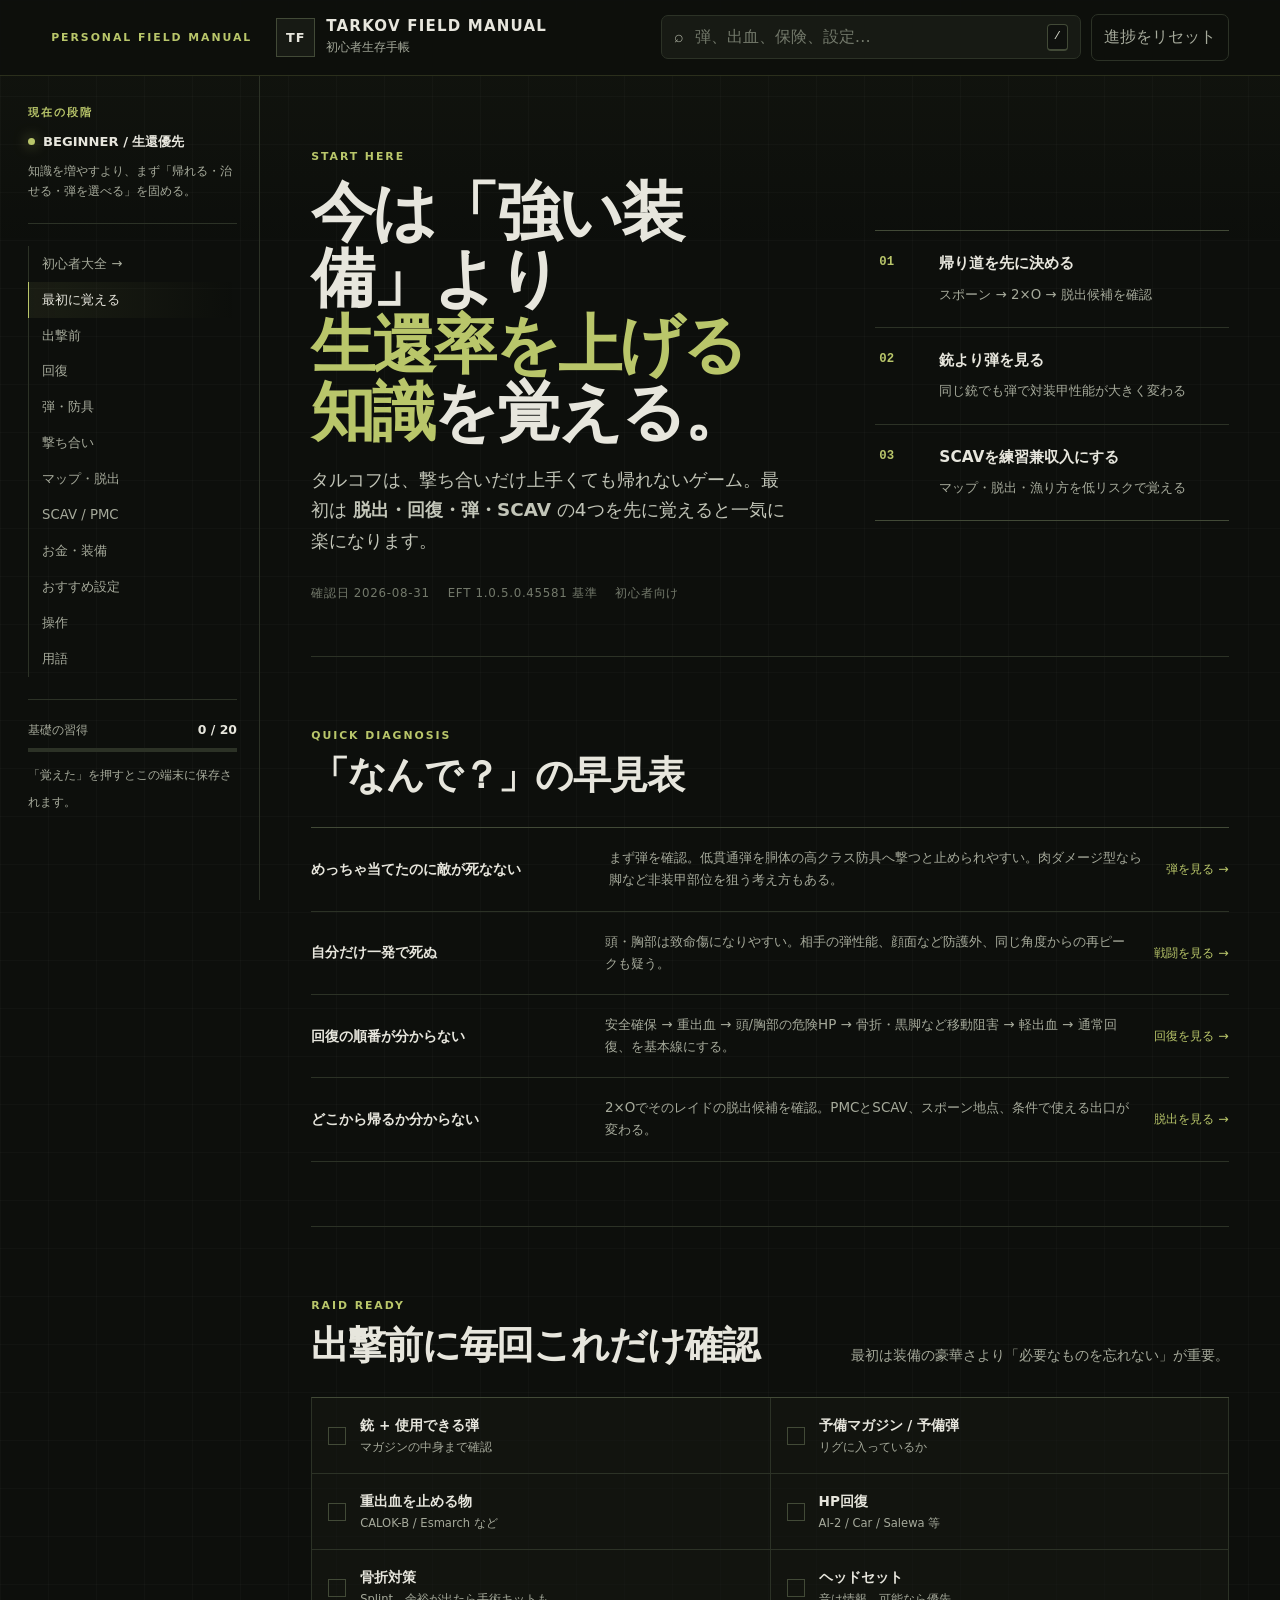
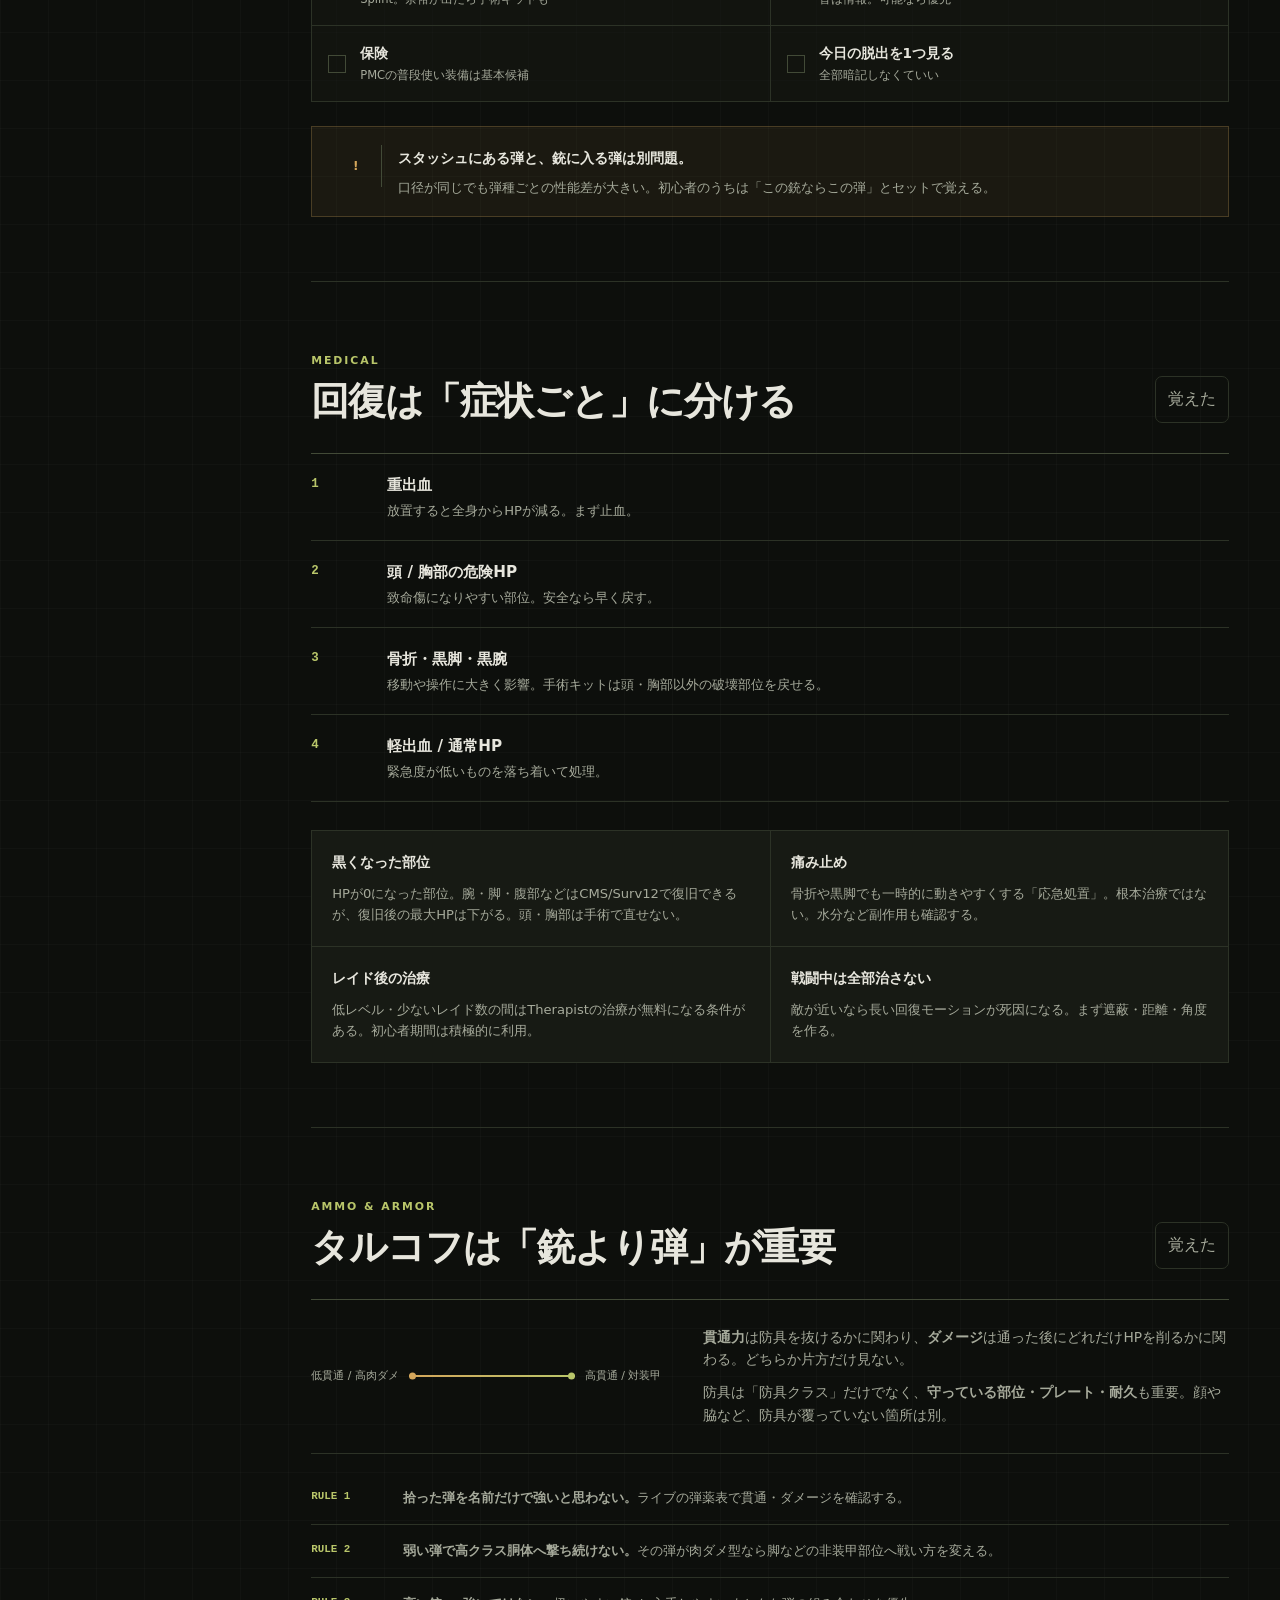
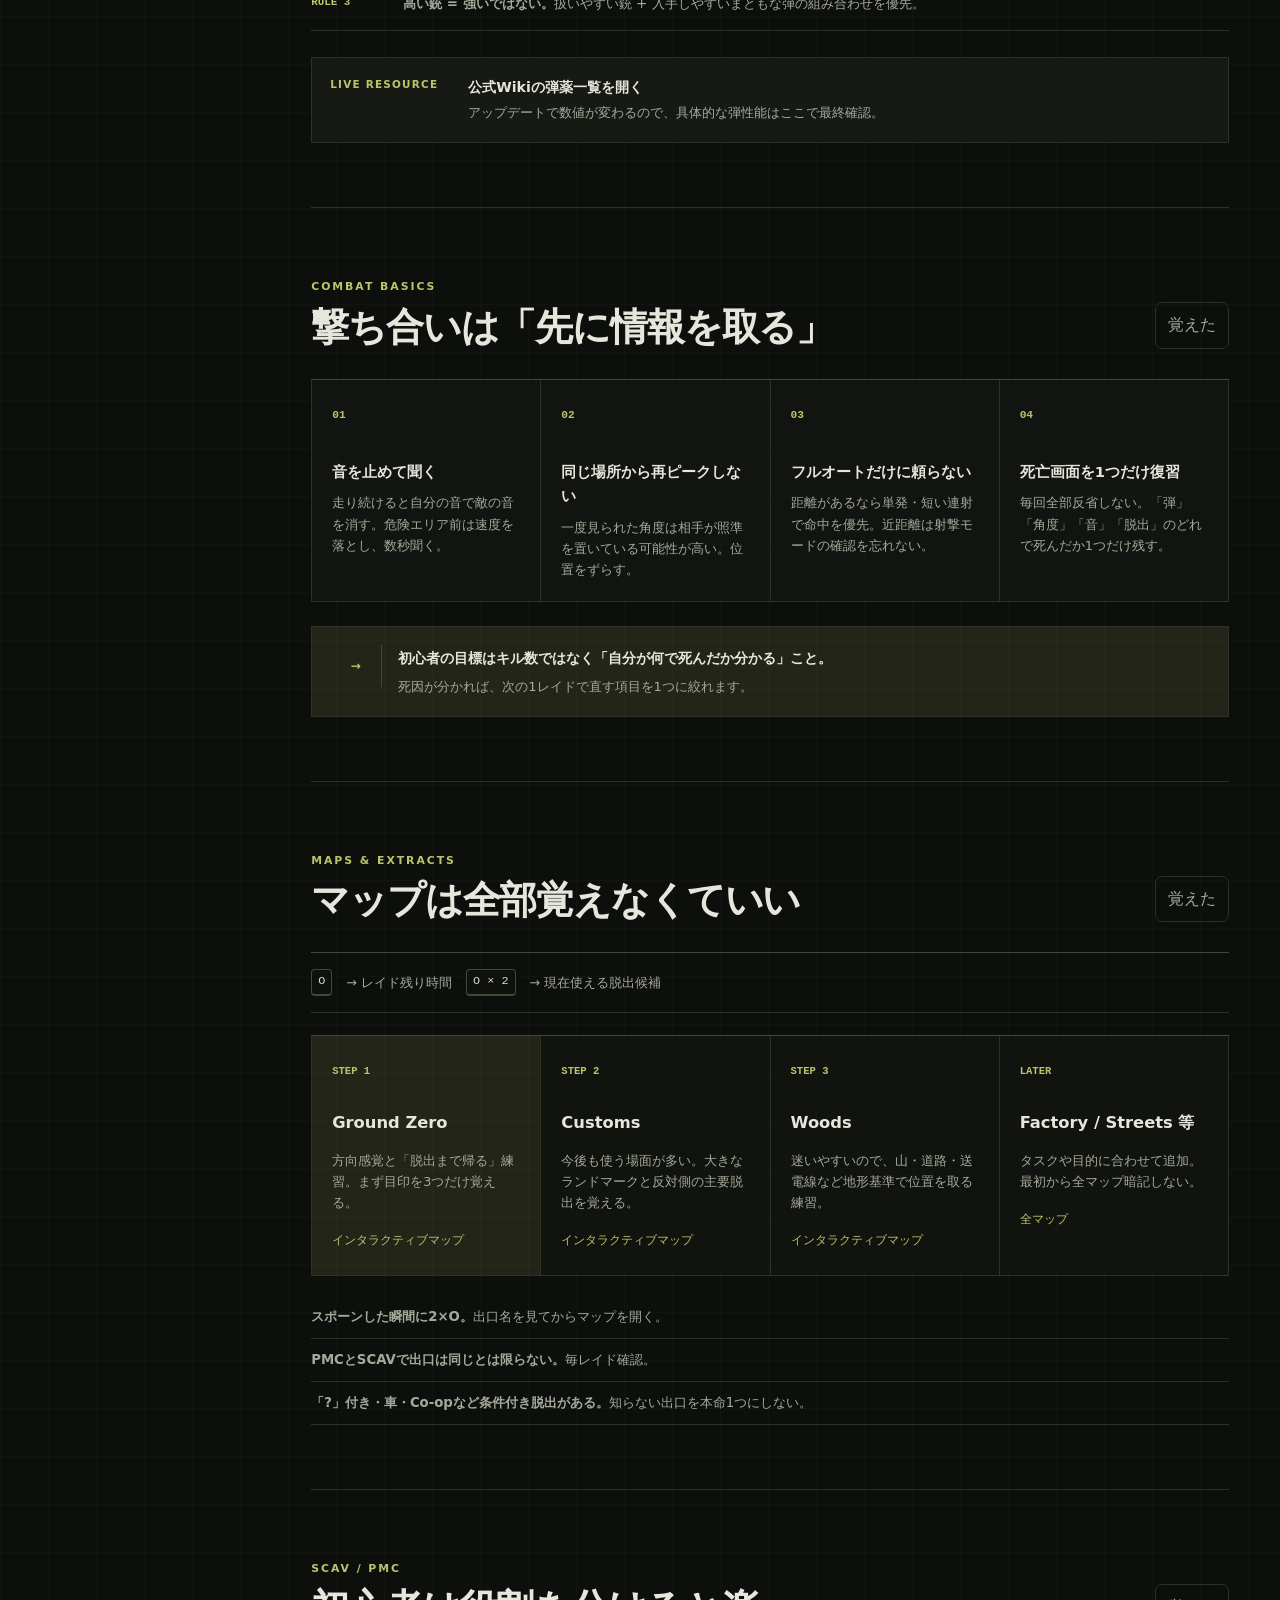
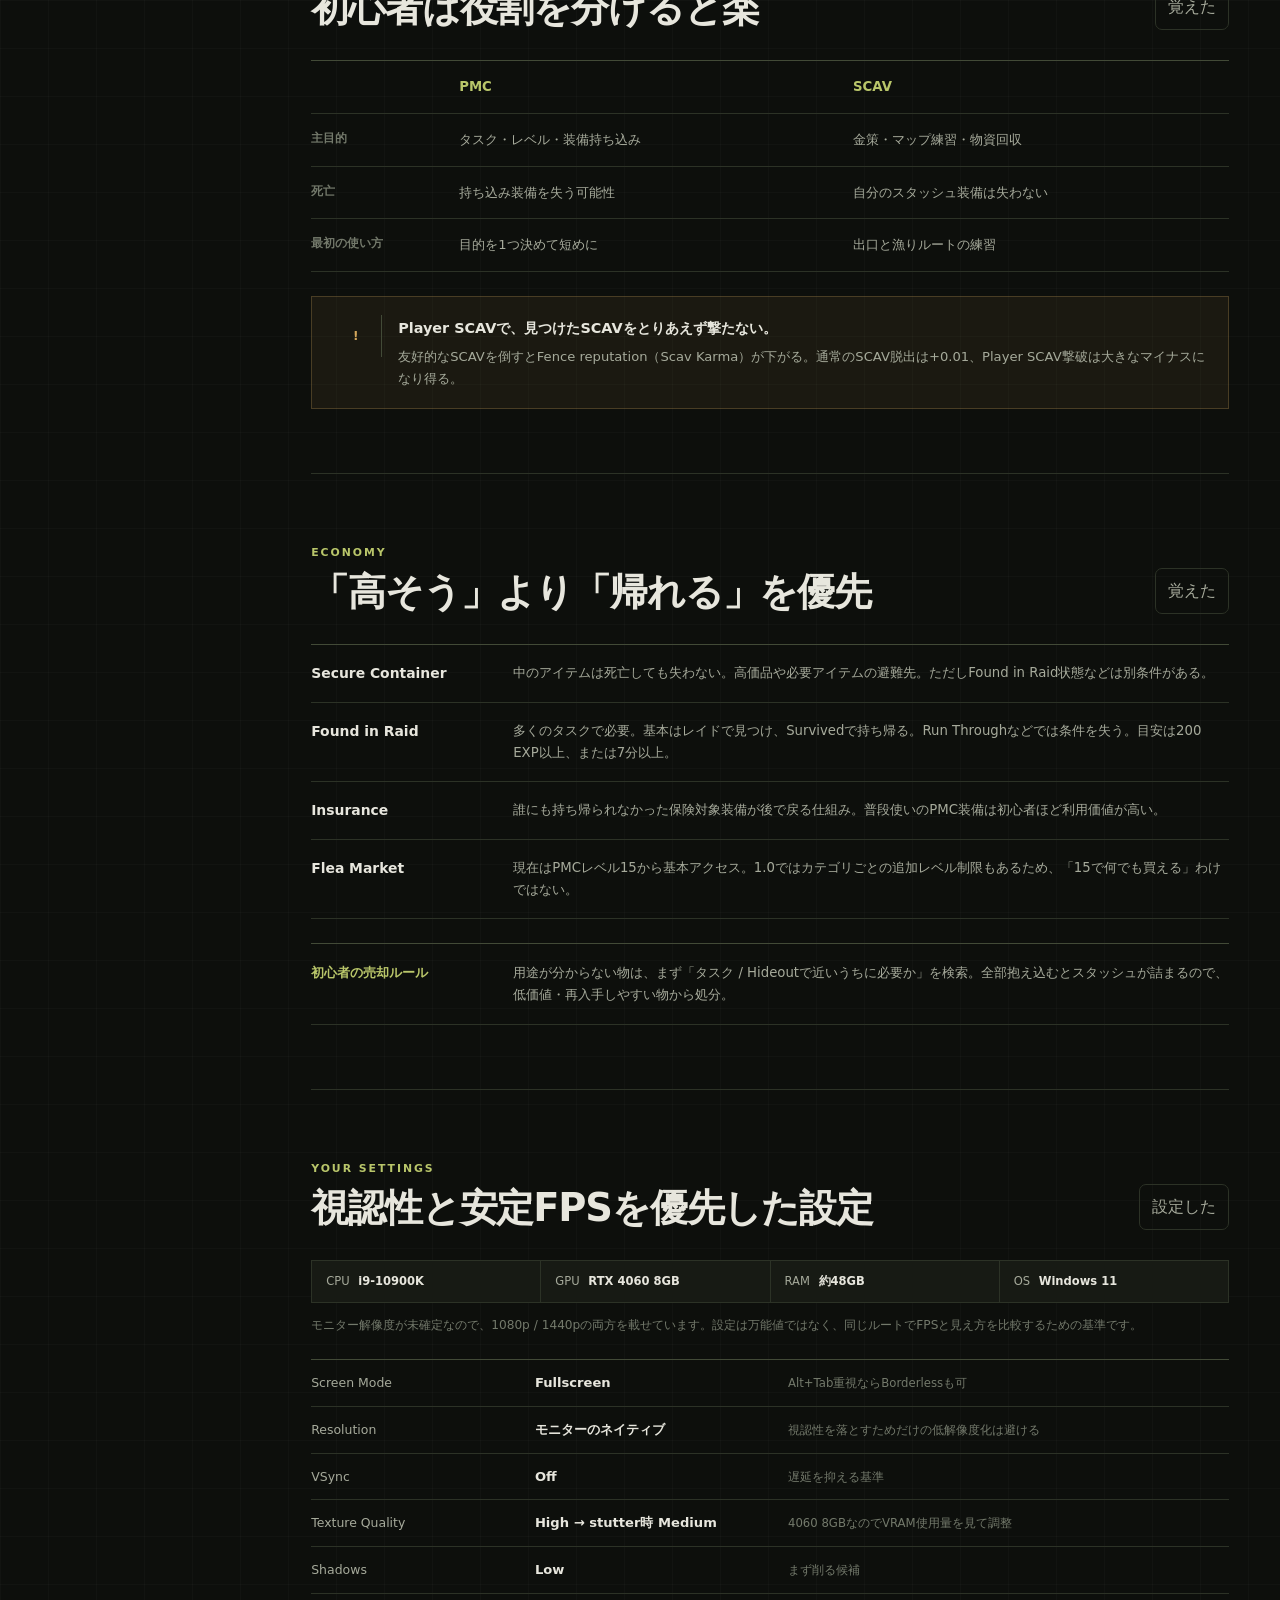
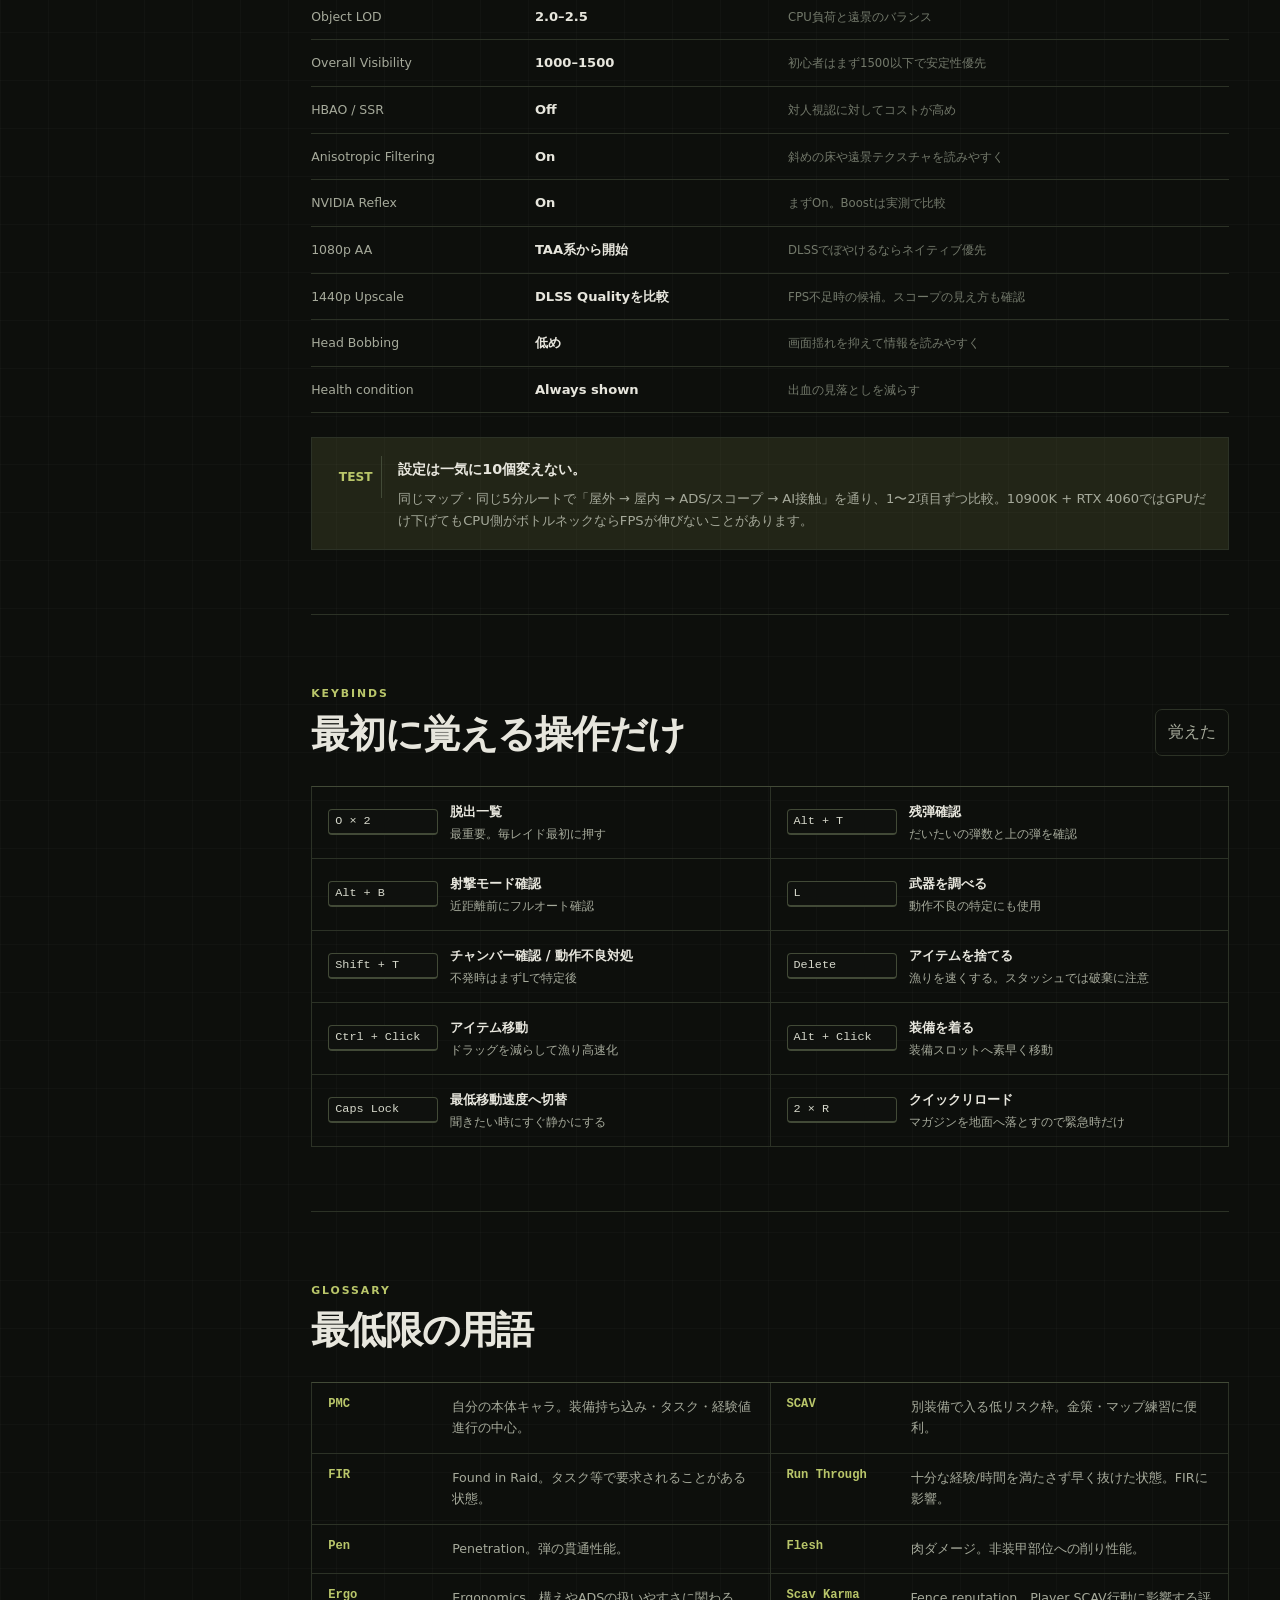
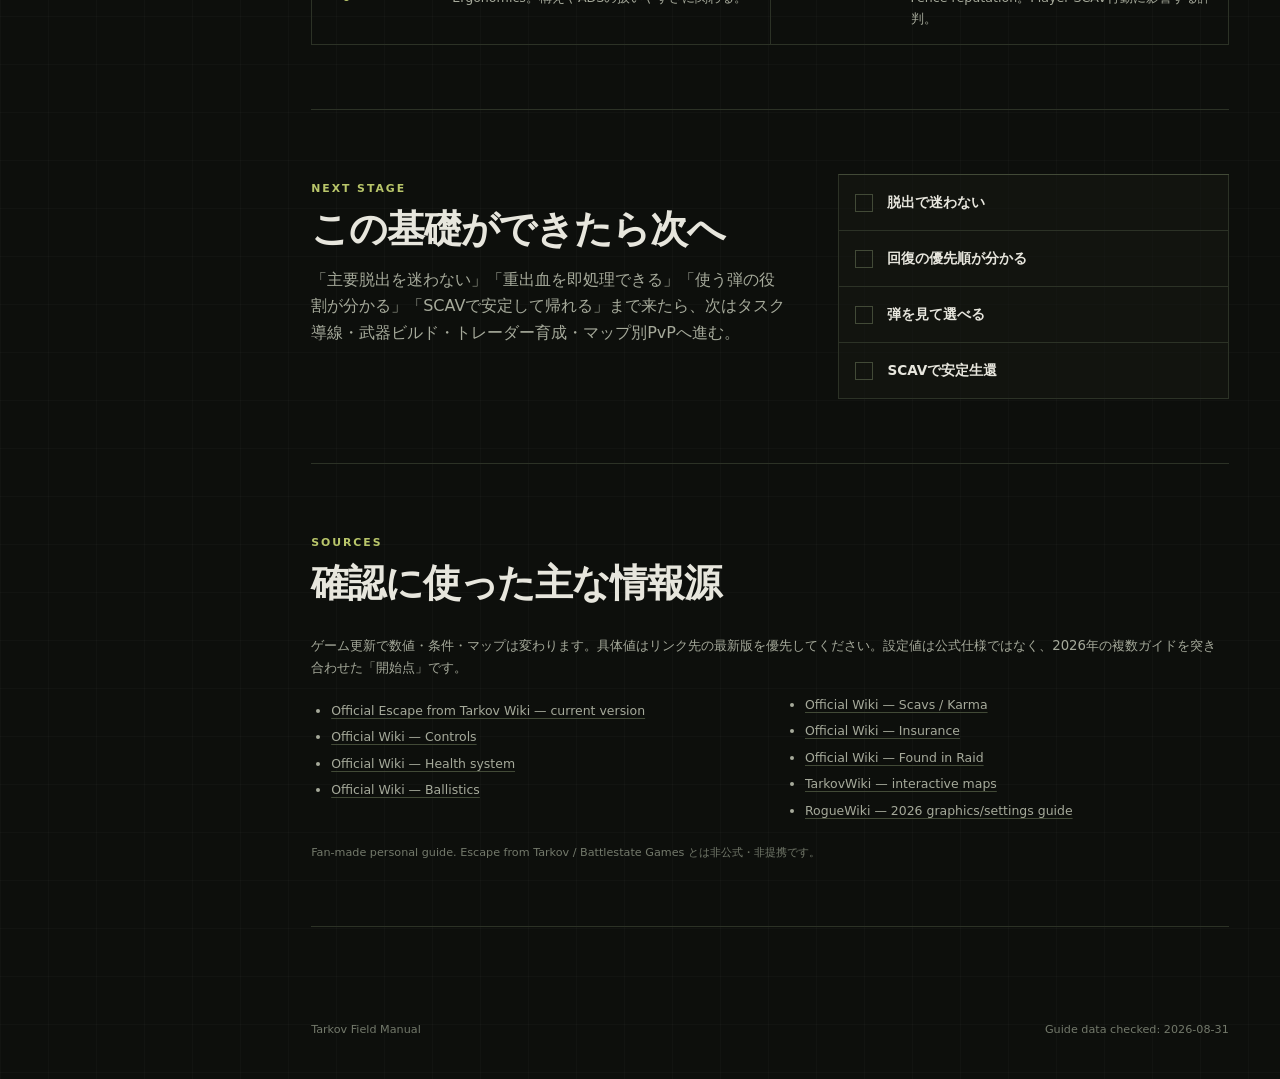
<file: index.html>
<!doctype html>
<html lang="ja">
<head>
  <meta charset="utf-8">
  <meta name="viewport" content="width=device-width, initial-scale=1">
  <meta name="description" content="Escape from Tarkov初心者向け。生還、回復、弾・防具、SCAV、脱出、設定、操作を優先順に覚える個人用フィールドマニュアル。">
  <meta name="theme-color" content="#11130f">
  <title>Tarkov Field Manual — 初心者生存手帳</title>
  <link rel="stylesheet" href="assets/styles.css">
</head>
<body>
  <a class="skip-link" href="#main">本文へ移動</a>

  <header class="topbar">
    <div class="brand-block">
      <div class="eyebrow">PERSONAL FIELD MANUAL</div>
      <a class="brand" href="#top" aria-label="Tarkov Field Manual トップへ">
        <span class="brand-mark" aria-hidden="true">TF</span>
        <span>
          <strong>TARKOV FIELD MANUAL</strong>
          <small>初心者生存手帳</small>
        </span>
      </a>
    </div>

    <div class="top-actions">
      <label class="search-box" for="site-search">
        <span aria-hidden="true">⌕</span>
        <input id="site-search" type="search" placeholder="弾、出血、保険、設定…" autocomplete="off">
        <kbd>/</kbd>
      </label>
      <button class="ghost-button" id="reset-progress" type="button">進捗をリセット</button>
    </div>
  </header>

  <div class="app-shell" id="top">
    <aside class="sidebar" aria-label="サイト内ナビゲーション">
      <section class="stage-panel">
        <div class="stage-label">現在の段階</div>
        <div class="stage-value"><span class="status-dot"></span> BEGINNER / 生還優先</div>
        <p>知識を増やすより、まず「帰れる・治せる・弾を選べる」を固める。</p>
      </section>

      <nav class="section-nav">
        <a href="#start">最初に覚える</a>
        <a href="#raid-ready">出撃前</a>
        <a href="#medical">回復</a>
        <a href="#ammo">弾・防具</a>
        <a href="#combat">撃ち合い</a>
        <a href="#maps">マップ・脱出</a>
        <a href="#scav">SCAV / PMC</a>
        <a href="#economy">お金・装備</a>
        <a href="#settings">おすすめ設定</a>
        <a href="#controls">操作</a>
        <a href="#terms">用語</a>
      </nav>

      <section class="progress-panel" aria-live="polite">
        <div class="progress-head">
          <span>基礎の習得</span>
          <strong id="progress-text">0 / 0</strong>
        </div>
        <div class="progress-track"><span id="progress-bar"></span></div>
        <small>「覚えた」を押すとこの端末に保存されます。</small>
      </section>
    </aside>

    <main id="main" class="content">
      <section id="start" class="hero searchable-section" data-title="最初に覚える 初心者">
        <div class="hero-copy">
          <div class="section-kicker">START HERE</div>
          <h1>今は「強い装備」より<br><em>生還率を上げる知識</em>を覚える。</h1>
          <p class="lead">タルコフは、撃ち合いだけ上手くても帰れないゲーム。最初は <strong>脱出・回復・弾・SCAV</strong> の4つを先に覚えると一気に楽になります。</p>
          <div class="hero-meta">
            <span>確認日 2026-08-31</span>
            <span>EFT 1.0.5.0.45581 基準</span>
            <span>初心者向け</span>
          </div>
        </div>

        <div class="priority-board" aria-label="最重要3項目">
          <div class="priority-row">
            <span class="priority-no">01</span>
            <div><strong>帰り道を先に決める</strong><small>スポーン → 2×O → 脱出候補を確認</small></div>
          </div>
          <div class="priority-row">
            <span class="priority-no">02</span>
            <div><strong>銃より弾を見る</strong><small>同じ銃でも弾で対装甲性能が大きく変わる</small></div>
          </div>
          <div class="priority-row">
            <span class="priority-no">03</span>
            <div><strong>SCAVを練習兼収入にする</strong><small>マップ・脱出・漁り方を低リスクで覚える</small></div>
          </div>
        </div>
      </section>

      <section class="quick-answer searchable-section" data-title="死因 症状 すぐ答え">
        <div class="section-heading">
          <div><span class="section-kicker">QUICK DIAGNOSIS</span><h2>「なんで？」の早見表</h2></div>
        </div>
        <div class="diagnosis-table" role="table" aria-label="初心者のよくある疑問">
          <div class="diagnosis-row" role="row"><strong role="cell">めっちゃ当てたのに敵が死なない</strong><span role="cell">まず弾を確認。低貫通弾を胴体の高クラス防具へ撃つと止められやすい。肉ダメージ型なら脚など非装甲部位を狙う考え方もある。</span><a href="#ammo">弾を見る →</a></div>
          <div class="diagnosis-row" role="row"><strong role="cell">自分だけ一発で死ぬ</strong><span role="cell">頭・胸部は致命傷になりやすい。相手の弾性能、顔面など防護外、同じ角度からの再ピークも疑う。</span><a href="#combat">戦闘を見る →</a></div>
          <div class="diagnosis-row" role="row"><strong role="cell">回復の順番が分からない</strong><span role="cell">安全確保 → 重出血 → 頭/胸部の危険HP → 骨折・黒脚など移動阻害 → 軽出血 → 通常回復、を基本線にする。</span><a href="#medical">回復を見る →</a></div>
          <div class="diagnosis-row" role="row"><strong role="cell">どこから帰るか分からない</strong><span role="cell">2×Oでそのレイドの脱出候補を確認。PMCとSCAV、スポーン地点、条件で使える出口が変わる。</span><a href="#maps">脱出を見る →</a></div>
        </div>
      </section>

      <section id="raid-ready" class="manual-section searchable-section" data-title="出撃前 レイド前 チェック 持ち物">
        <div class="section-heading">
          <div><span class="section-kicker">RAID READY</span><h2>出撃前に毎回これだけ確認</h2></div>
          <p>最初は装備の豪華さより「必要なものを忘れない」が重要。</p>
        </div>

        <div class="check-grid">
          <button class="check-item" type="button" data-check-id="pre-weapon"><span class="check-box"></span><span><strong>銃 + 使用できる弾</strong><small>マガジンの中身まで確認</small></span></button>
          <button class="check-item" type="button" data-check-id="pre-mag"><span class="check-box"></span><span><strong>予備マガジン / 予備弾</strong><small>リグに入っているか</small></span></button>
          <button class="check-item" type="button" data-check-id="pre-heavy"><span class="check-box"></span><span><strong>重出血を止める物</strong><small>CALOK-B / Esmarch など</small></span></button>
          <button class="check-item" type="button" data-check-id="pre-heal"><span class="check-box"></span><span><strong>HP回復</strong><small>AI-2 / Car / Salewa 等</small></span></button>
          <button class="check-item" type="button" data-check-id="pre-fracture"><span class="check-box"></span><span><strong>骨折対策</strong><small>Splint。余裕が出たら手術キットも</small></span></button>
          <button class="check-item" type="button" data-check-id="pre-headset"><span class="check-box"></span><span><strong>ヘッドセット</strong><small>音は情報。可能なら優先</small></span></button>
          <button class="check-item" type="button" data-check-id="pre-insure"><span class="check-box"></span><span><strong>保険</strong><small>PMCの普段使い装備は基本候補</small></span></button>
          <button class="check-item" type="button" data-check-id="pre-map"><span class="check-box"></span><span><strong>今日の脱出を1つ見る</strong><small>全部暗記しなくていい</small></span></button>
        </div>

        <article class="callout callout-warn">
          <div class="callout-mark">!</div>
          <div><strong>スタッシュにある弾と、銃に入る弾は別問題。</strong><p>口径が同じでも弾種ごとの性能差が大きい。初心者のうちは「この銃ならこの弾」とセットで覚える。</p></div>
        </article>
      </section>

      <section id="medical" class="manual-section searchable-section" data-title="回復 医療 出血 重出血 軽出血 骨折 CMS Surv12 黒足">
        <div class="section-heading">
          <div><span class="section-kicker">MEDICAL</span><h2>回復は「症状ごと」に分ける</h2></div>
          <button class="mastery-button" type="button" data-check-id="learn-medical">覚えた</button>
        </div>

        <div class="medical-priority">
          <div class="medical-step"><span>1</span><div><strong>重出血</strong><p>放置すると全身からHPが減る。まず止血。</p></div></div>
          <div class="medical-step"><span>2</span><div><strong>頭 / 胸部の危険HP</strong><p>致命傷になりやすい部位。安全なら早く戻す。</p></div></div>
          <div class="medical-step"><span>3</span><div><strong>骨折・黒脚・黒腕</strong><p>移動や操作に大きく影響。手術キットは頭・胸部以外の破壊部位を戻せる。</p></div></div>
          <div class="medical-step"><span>4</span><div><strong>軽出血 / 通常HP</strong><p>緊急度が低いものを落ち着いて処理。</p></div></div>
        </div>

        <div class="info-grid two-col">
          <article class="info-block"><h3>黒くなった部位</h3><p>HPが0になった部位。腕・脚・腹部などはCMS/Surv12で復旧できるが、復旧後の最大HPは下がる。頭・胸部は手術で直せない。</p></article>
          <article class="info-block"><h3>痛み止め</h3><p>骨折や黒脚でも一時的に動きやすくする「応急処置」。根本治療ではない。水分など副作用も確認する。</p></article>
          <article class="info-block"><h3>レイド後の治療</h3><p>低レベル・少ないレイド数の間はTherapistの治療が無料になる条件がある。初心者期間は積極的に利用。</p></article>
          <article class="info-block"><h3>戦闘中は全部治さない</h3><p>敵が近いなら長い回復モーションが死因になる。まず遮蔽・距離・角度を作る。</p></article>
        </div>
      </section>

      <section id="ammo" class="manual-section searchable-section" data-title="弾 ammo 貫通 penetration armor 防具 アーマー ダメージ">
        <div class="section-heading">
          <div><span class="section-kicker">AMMO & ARMOR</span><h2>タルコフは「銃より弾」が重要</h2></div>
          <button class="mastery-button" type="button" data-check-id="learn-ammo">覚えた</button>
        </div>

        <div class="ammo-lesson">
          <div class="lesson-axis"><span>低貫通 / 高肉ダメ</span><div class="axis-line"></div><span>高貫通 / 対装甲</span></div>
          <div class="lesson-copy">
            <p><strong>貫通力</strong>は防具を抜けるかに関わり、<strong>ダメージ</strong>は通った後にどれだけHPを削るかに関わる。どちらか片方だけ見ない。</p>
            <p>防具は「防具クラス」だけでなく、<strong>守っている部位・プレート・耐久</strong>も重要。顔や脇など、防具が覆っていない箇所は別。</p>
          </div>
        </div>

        <div class="rule-list">
          <div><span class="rule-tag">RULE 1</span><p><strong>拾った弾を名前だけで強いと思わない。</strong>ライブの弾薬表で貫通・ダメージを確認する。</p></div>
          <div><span class="rule-tag">RULE 2</span><p><strong>弱い弾で高クラス胴体へ撃ち続けない。</strong>その弾が肉ダメ型なら脚などの非装甲部位へ戦い方を変える。</p></div>
          <div><span class="rule-tag">RULE 3</span><p><strong>高い銃 = 強いではない。</strong>扱いやすい銃 + 入手しやすいまともな弾の組み合わせを優先。</p></div>
        </div>

        <a class="resource-link" href="https://escapefromtarkov.fandom.com/wiki/Ammunition" target="_blank" rel="noreferrer"><span>LIVE RESOURCE</span><strong>公式Wikiの弾薬一覧を開く</strong><small>アップデートで数値が変わるので、具体的な弾性能はここで最終確認。</small></a>
      </section>

      <section id="combat" class="manual-section searchable-section" data-title="戦闘 撃ち合い 音 足音 ピーク 射撃 エイム">
        <div class="section-heading">
          <div><span class="section-kicker">COMBAT BASICS</span><h2>撃ち合いは「先に情報を取る」</h2></div>
          <button class="mastery-button" type="button" data-check-id="learn-combat">覚えた</button>
        </div>

        <div class="combat-grid">
          <article><span>01</span><h3>音を止めて聞く</h3><p>走り続けると自分の音で敵の音を消す。危険エリア前は速度を落とし、数秒聞く。</p></article>
          <article><span>02</span><h3>同じ場所から再ピークしない</h3><p>一度見られた角度は相手が照準を置いている可能性が高い。位置をずらす。</p></article>
          <article><span>03</span><h3>フルオートだけに頼らない</h3><p>距離があるなら単発・短い連射で命中を優先。近距離は射撃モードの確認を忘れない。</p></article>
          <article><span>04</span><h3>死亡画面を1つだけ復習</h3><p>毎回全部反省しない。「弾」「角度」「音」「脱出」のどれで死んだか1つだけ残す。</p></article>
        </div>

        <article class="callout">
          <div class="callout-mark">→</div>
          <div><strong>初心者の目標はキル数ではなく「自分が何で死んだか分かる」こと。</strong><p>死因が分かれば、次の1レイドで直す項目を1つに絞れます。</p></div>
        </article>
      </section>

      <section id="maps" class="manual-section searchable-section" data-title="マップ 脱出 extract Customs Woods Ground Zero Factory 2xO">
        <div class="section-heading">
          <div><span class="section-kicker">MAPS & EXTRACTS</span><h2>マップは全部覚えなくていい</h2></div>
          <button class="mastery-button" type="button" data-check-id="learn-extract">覚えた</button>
        </div>

        <div class="extract-banner">
          <kbd>O</kbd><span>→ レイド残り時間</span><kbd>O × 2</kbd><span>→ 現在使える脱出候補</span>
        </div>

        <div class="map-plan">
          <div class="map-stage active"><span>STEP 1</span><strong>Ground Zero</strong><p>方向感覚と「脱出まで帰る」練習。まず目印を3つだけ覚える。</p><a href="https://tarkovwiki.com/maps/ground-zero" target="_blank" rel="noreferrer">インタラクティブマップ</a></div>
          <div class="map-stage"><span>STEP 2</span><strong>Customs</strong><p>今後も使う場面が多い。大きなランドマークと反対側の主要脱出を覚える。</p><a href="https://tarkovwiki.com/maps/customs" target="_blank" rel="noreferrer">インタラクティブマップ</a></div>
          <div class="map-stage"><span>STEP 3</span><strong>Woods</strong><p>迷いやすいので、山・道路・送電線など地形基準で位置を取る練習。</p><a href="https://tarkovwiki.com/maps/woods" target="_blank" rel="noreferrer">インタラクティブマップ</a></div>
          <div class="map-stage"><span>LATER</span><strong>Factory / Streets 等</strong><p>タスクや目的に合わせて追加。最初から全マップ暗記しない。</p><a href="https://tarkovwiki.com/maps" target="_blank" rel="noreferrer">全マップ</a></div>
        </div>

        <div class="mini-rules">
          <p><strong>スポーンした瞬間に2×O。</strong>出口名を見てからマップを開く。</p>
          <p><strong>PMCとSCAVで出口は同じとは限らない。</strong>毎レイド確認。</p>
          <p><strong>「?」付き・車・Co-opなど条件付き脱出がある。</strong>知らない出口を本命1つにしない。</p>
        </div>
      </section>

      <section id="scav" class="manual-section searchable-section" data-title="SCAV PMC スカブ カルマ Fence reputation 金策">
        <div class="section-heading">
          <div><span class="section-kicker">SCAV / PMC</span><h2>初心者は役割を分けると楽</h2></div>
          <button class="mastery-button" type="button" data-check-id="learn-scav">覚えた</button>
        </div>

        <div class="compare-table">
          <div class="compare-head"><span></span><strong>PMC</strong><strong>SCAV</strong></div>
          <div><span>主目的</span><p>タスク・レベル・装備持ち込み</p><p>金策・マップ練習・物資回収</p></div>
          <div><span>死亡</span><p>持ち込み装備を失う可能性</p><p>自分のスタッシュ装備は失わない</p></div>
          <div><span>最初の使い方</span><p>目的を1つ決めて短めに</p><p>出口と漁りルートの練習</p></div>
        </div>

        <article class="callout callout-warn">
          <div class="callout-mark">!</div>
          <div><strong>Player SCAVで、見つけたSCAVをとりあえず撃たない。</strong><p>友好的なSCAVを倒すとFence reputation（Scav Karma）が下がる。通常のSCAV脱出は+0.01、Player SCAV撃破は大きなマイナスになり得る。</p></div>
        </article>
      </section>

      <section id="economy" class="manual-section searchable-section" data-title="金策 保険 insurance secure container flea market フリマ found in raid FIR スタッシュ">
        <div class="section-heading">
          <div><span class="section-kicker">ECONOMY</span><h2>「高そう」より「帰れる」を優先</h2></div>
          <button class="mastery-button" type="button" data-check-id="learn-economy">覚えた</button>
        </div>

        <div class="economy-lines">
          <article><h3>Secure Container</h3><p>中のアイテムは死亡しても失わない。高価品や必要アイテムの避難先。ただしFound in Raid状態などは別条件がある。</p></article>
          <article><h3>Found in Raid</h3><p>多くのタスクで必要。基本はレイドで見つけ、Survivedで持ち帰る。Run Throughなどでは条件を失う。目安は200 EXP以上、または7分以上。</p></article>
          <article><h3>Insurance</h3><p>誰にも持ち帰られなかった保険対象装備が後で戻る仕組み。普段使いのPMC装備は初心者ほど利用価値が高い。</p></article>
          <article><h3>Flea Market</h3><p>現在はPMCレベル15から基本アクセス。1.0ではカテゴリごとの追加レベル制限もあるため、「15で何でも買える」わけではない。</p></article>
        </div>

        <div class="sell-rule"><strong>初心者の売却ルール</strong><p>用途が分からない物は、まず「タスク / Hideoutで近いうちに必要か」を検索。全部抱え込むとスタッシュが詰まるので、低価値・再入手しやすい物から処分。</p></div>
      </section>

      <section id="settings" class="manual-section searchable-section" data-title="設定 graphics FPS visibility postfx RTX 4060 10900K 48GB Windows 11">
        <div class="section-heading">
          <div><span class="section-kicker">YOUR SETTINGS</span><h2>視認性と安定FPSを優先した設定</h2></div>
          <button class="mastery-button" type="button" data-check-id="learn-settings">設定した</button>
        </div>

        <div class="pc-strip">
          <span>CPU <strong>i9-10900K</strong></span>
          <span>GPU <strong>RTX 4060 8GB</strong></span>
          <span>RAM <strong>約48GB</strong></span>
          <span>OS <strong>Windows 11</strong></span>
        </div>
        <p class="muted-note">モニター解像度が未確定なので、1080p / 1440pの両方を載せています。設定は万能値ではなく、同じルートでFPSと見え方を比較するための基準です。</p>

        <div class="settings-grid">
          <div class="setting-row"><span>Screen Mode</span><strong>Fullscreen</strong><small>Alt+Tab重視ならBorderlessも可</small></div>
          <div class="setting-row"><span>Resolution</span><strong>モニターのネイティブ</strong><small>視認性を落とすためだけの低解像度化は避ける</small></div>
          <div class="setting-row"><span>VSync</span><strong>Off</strong><small>遅延を抑える基準</small></div>
          <div class="setting-row"><span>Texture Quality</span><strong>High → stutter時 Medium</strong><small>4060 8GBなのでVRAM使用量を見て調整</small></div>
          <div class="setting-row"><span>Shadows</span><strong>Low</strong><small>まず削る候補</small></div>
          <div class="setting-row"><span>Object LOD</span><strong>2.0–2.5</strong><small>CPU負荷と遠景のバランス</small></div>
          <div class="setting-row"><span>Overall Visibility</span><strong>1000–1500</strong><small>初心者はまず1500以下で安定性優先</small></div>
          <div class="setting-row"><span>HBAO / SSR</span><strong>Off</strong><small>対人視認に対してコストが高め</small></div>
          <div class="setting-row"><span>Anisotropic Filtering</span><strong>On</strong><small>斜めの床や遠景テクスチャを読みやすく</small></div>
          <div class="setting-row"><span>NVIDIA Reflex</span><strong>On</strong><small>まずOn。Boostは実測で比較</small></div>
          <div class="setting-row"><span>1080p AA</span><strong>TAA系から開始</strong><small>DLSSでぼやけるならネイティブ優先</small></div>
          <div class="setting-row"><span>1440p Upscale</span><strong>DLSS Qualityを比較</strong><small>FPS不足時の候補。スコープの見え方も確認</small></div>
          <div class="setting-row"><span>Head Bobbing</span><strong>低め</strong><small>画面揺れを抑えて情報を読みやすく</small></div>
          <div class="setting-row"><span>Health condition</span><strong>Always shown</strong><small>出血の見落としを減らす</small></div>
        </div>

        <article class="callout">
          <div class="callout-mark">TEST</div>
          <div><strong>設定は一気に10個変えない。</strong><p>同じマップ・同じ5分ルートで「屋外 → 屋内 → ADS/スコープ → AI接触」を通り、1〜2項目ずつ比較。10900K + RTX 4060ではGPUだけ下げてもCPU側がボトルネックならFPSが伸びないことがあります。</p></div>
        </article>
      </section>

      <section id="controls" class="manual-section searchable-section" data-title="操作 キー O Delete Alt T L Shift T CapsLock Ctrl click reload">
        <div class="section-heading">
          <div><span class="section-kicker">KEYBINDS</span><h2>最初に覚える操作だけ</h2></div>
          <button class="mastery-button" type="button" data-check-id="learn-controls">覚えた</button>
        </div>

        <div class="key-list">
          <div><kbd>O × 2</kbd><span><strong>脱出一覧</strong><small>最重要。毎レイド最初に押す</small></span></div>
          <div><kbd>Alt + T</kbd><span><strong>残弾確認</strong><small>だいたいの弾数と上の弾を確認</small></span></div>
          <div><kbd>Alt + B</kbd><span><strong>射撃モード確認</strong><small>近距離前にフルオート確認</small></span></div>
          <div><kbd>L</kbd><span><strong>武器を調べる</strong><small>動作不良の特定にも使用</small></span></div>
          <div><kbd>Shift + T</kbd><span><strong>チャンバー確認 / 動作不良対処</strong><small>不発時はまずLで特定後</small></span></div>
          <div><kbd>Delete</kbd><span><strong>アイテムを捨てる</strong><small>漁りを速くする。スタッシュでは破棄に注意</small></span></div>
          <div><kbd>Ctrl + Click</kbd><span><strong>アイテム移動</strong><small>ドラッグを減らして漁り高速化</small></span></div>
          <div><kbd>Alt + Click</kbd><span><strong>装備を着る</strong><small>装備スロットへ素早く移動</small></span></div>
          <div><kbd>Caps Lock</kbd><span><strong>最低移動速度へ切替</strong><small>聞きたい時にすぐ静かにする</small></span></div>
          <div><kbd>2 × R</kbd><span><strong>クイックリロード</strong><small>マガジンを地面へ落とすので緊急時だけ</small></span></div>
        </div>
      </section>

      <section id="terms" class="manual-section searchable-section" data-title="用語 glossary FIR KIA MIA run through ergo recoil scav karma PMC">
        <div class="section-heading">
          <div><span class="section-kicker">GLOSSARY</span><h2>最低限の用語</h2></div>
        </div>
        <dl class="terms-grid">
          <div><dt>PMC</dt><dd>自分の本体キャラ。装備持ち込み・タスク・経験値進行の中心。</dd></div>
          <div><dt>SCAV</dt><dd>別装備で入る低リスク枠。金策・マップ練習に便利。</dd></div>
          <div><dt>FIR</dt><dd>Found in Raid。タスク等で要求されることがある状態。</dd></div>
          <div><dt>Run Through</dt><dd>十分な経験/時間を満たさず早く抜けた状態。FIRに影響。</dd></div>
          <div><dt>Pen</dt><dd>Penetration。弾の貫通性能。</dd></div>
          <div><dt>Flesh</dt><dd>肉ダメージ。非装甲部位への削り性能。</dd></div>
          <div><dt>Ergo</dt><dd>Ergonomics。構えやADSの扱いやすさに関わる。</dd></div>
          <div><dt>Scav Karma</dt><dd>Fence reputation。Player SCAV行動に影響する評判。</dd></div>
        </dl>
      </section>

      <section class="next-stage searchable-section" data-title="次 中級 目標 progression">
        <div class="next-copy">
          <span class="section-kicker">NEXT STAGE</span>
          <h2>この基礎ができたら次へ</h2>
          <p>「主要脱出を迷わない」「重出血を即処理できる」「使う弾の役割が分かる」「SCAVで安定して帰れる」まで来たら、次はタスク導線・武器ビルド・トレーダー育成・マップ別PvPへ進む。</p>
        </div>
        <div class="next-checks">
          <button class="check-item compact" type="button" data-check-id="goal-extract"><span class="check-box"></span><span><strong>脱出で迷わない</strong></span></button>
          <button class="check-item compact" type="button" data-check-id="goal-med"><span class="check-box"></span><span><strong>回復の優先順が分かる</strong></span></button>
          <button class="check-item compact" type="button" data-check-id="goal-ammo"><span class="check-box"></span><span><strong>弾を見て選べる</strong></span></button>
          <button class="check-item compact" type="button" data-check-id="goal-scav"><span class="check-box"></span><span><strong>SCAVで安定生還</strong></span></button>
        </div>
      </section>

      <section class="sources searchable-section" data-title="出典 source 更新">
        <div class="section-heading"><div><span class="section-kicker">SOURCES</span><h2>確認に使った主な情報源</h2></div></div>
        <p>ゲーム更新で数値・条件・マップは変わります。具体値はリンク先の最新版を優先してください。設定値は公式仕様ではなく、2026年の複数ガイドを突き合わせた「開始点」です。</p>
        <ul>
          <li><a href="https://escapefromtarkov.fandom.com/wiki/Escape_from_Tarkov_Wiki" target="_blank" rel="noreferrer">Official Escape from Tarkov Wiki — current version</a></li>
          <li><a href="https://escapefromtarkov.fandom.com/wiki/Controls" target="_blank" rel="noreferrer">Official Wiki — Controls</a></li>
          <li><a href="https://escapefromtarkov.fandom.com/wiki/Health_system" target="_blank" rel="noreferrer">Official Wiki — Health system</a></li>
          <li><a href="https://escapefromtarkov.fandom.com/wiki/Ballistics" target="_blank" rel="noreferrer">Official Wiki — Ballistics</a></li>
          <li><a href="https://escapefromtarkov.fandom.com/wiki/Scavs" target="_blank" rel="noreferrer">Official Wiki — Scavs / Karma</a></li>
          <li><a href="https://escapefromtarkov.fandom.com/wiki/Insurance" target="_blank" rel="noreferrer">Official Wiki — Insurance</a></li>
          <li><a href="https://escapefromtarkov.fandom.com/wiki/Found_in_raid" target="_blank" rel="noreferrer">Official Wiki — Found in Raid</a></li>
          <li><a href="https://tarkovwiki.com/maps" target="_blank" rel="noreferrer">TarkovWiki — interactive maps</a></li>
          <li><a href="https://roguewiki.com/escape-from-tarkov/guides/escape-from-tarkov-settings" target="_blank" rel="noreferrer">RogueWiki — 2026 graphics/settings guide</a></li>
        </ul>
        <div class="source-foot">Fan-made personal guide. Escape from Tarkov / Battlestate Games とは非公式・非提携です。</div>
      </section>

      <div class="no-results" id="no-results" hidden>
        <strong>該当する項目がありません。</strong>
        <span>別の言葉で検索してください。</span>
      </div>
    </main>
  </div>

  <footer class="site-footer">
    <span>Tarkov Field Manual</span>
    <span>Guide data checked: 2026-08-31</span>
  </footer>

  <script src="assets/app.js" defer></script>
</body>
</html>
</file>
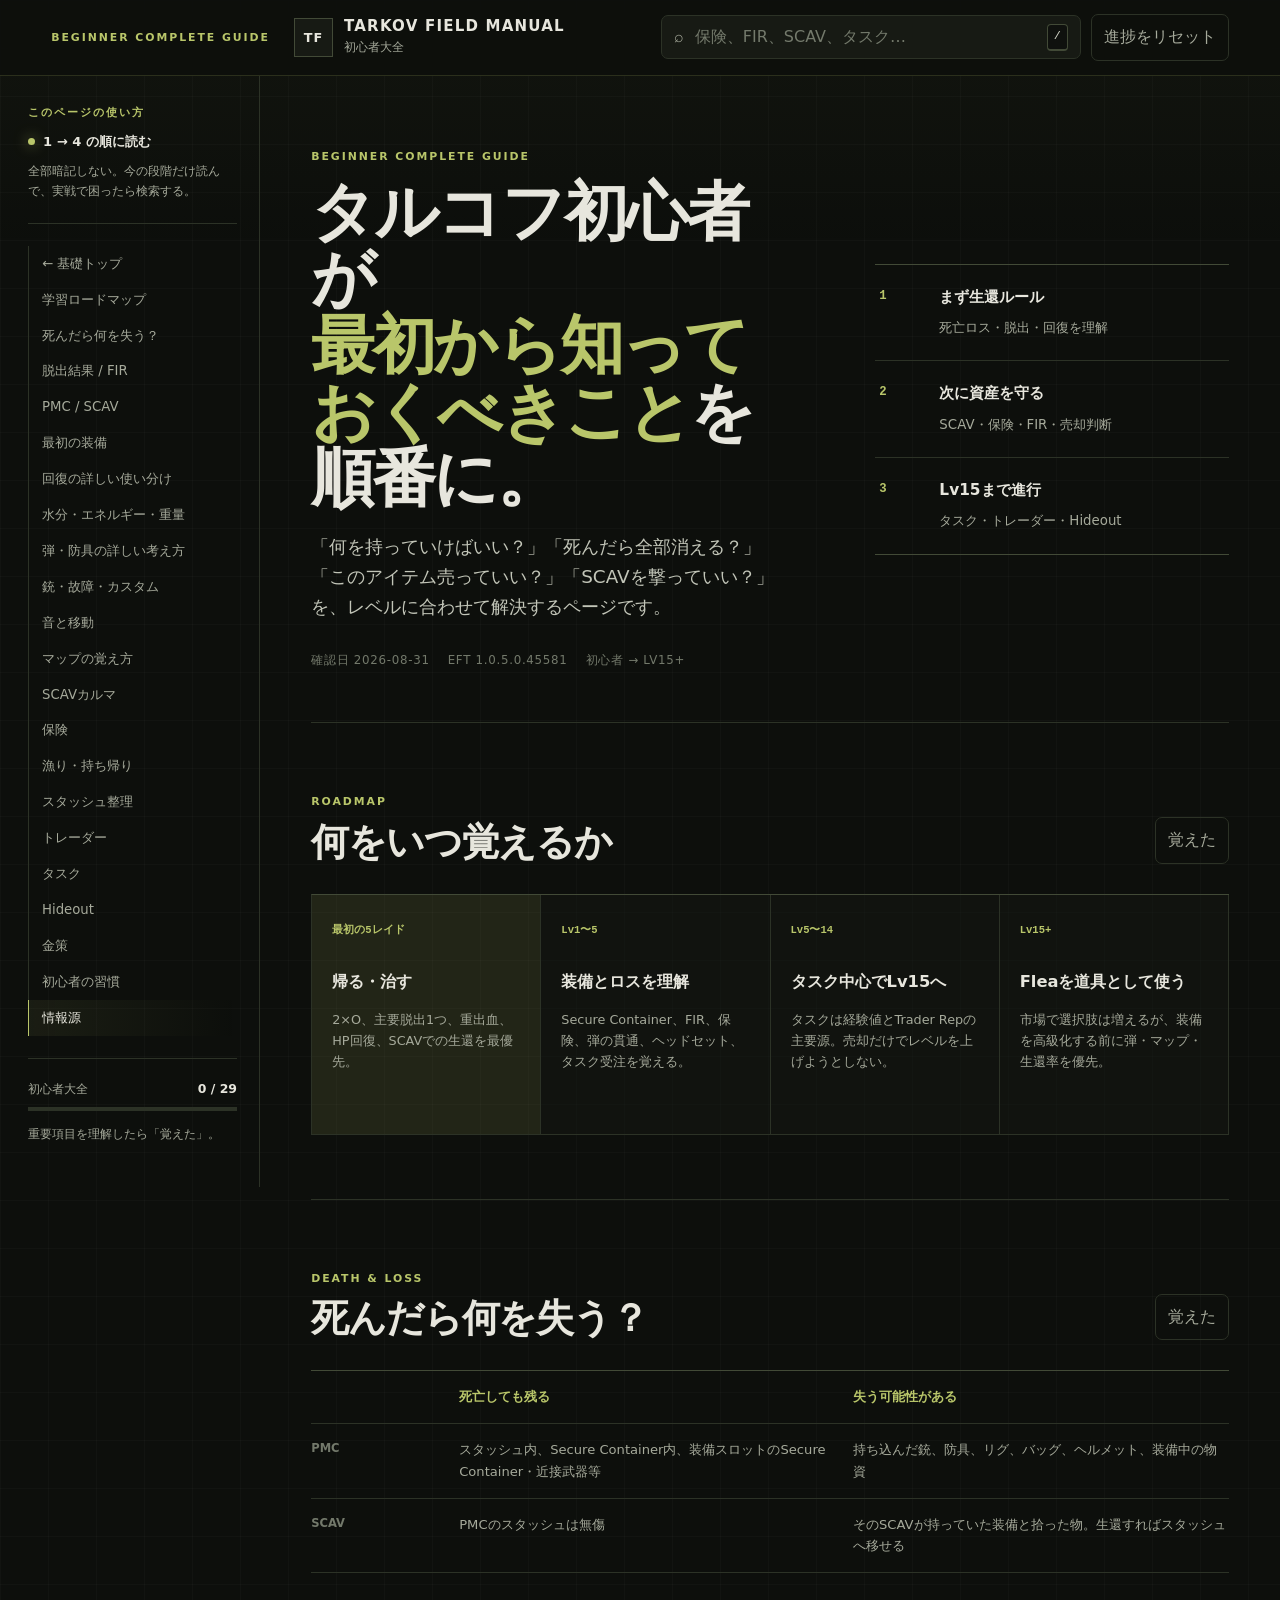
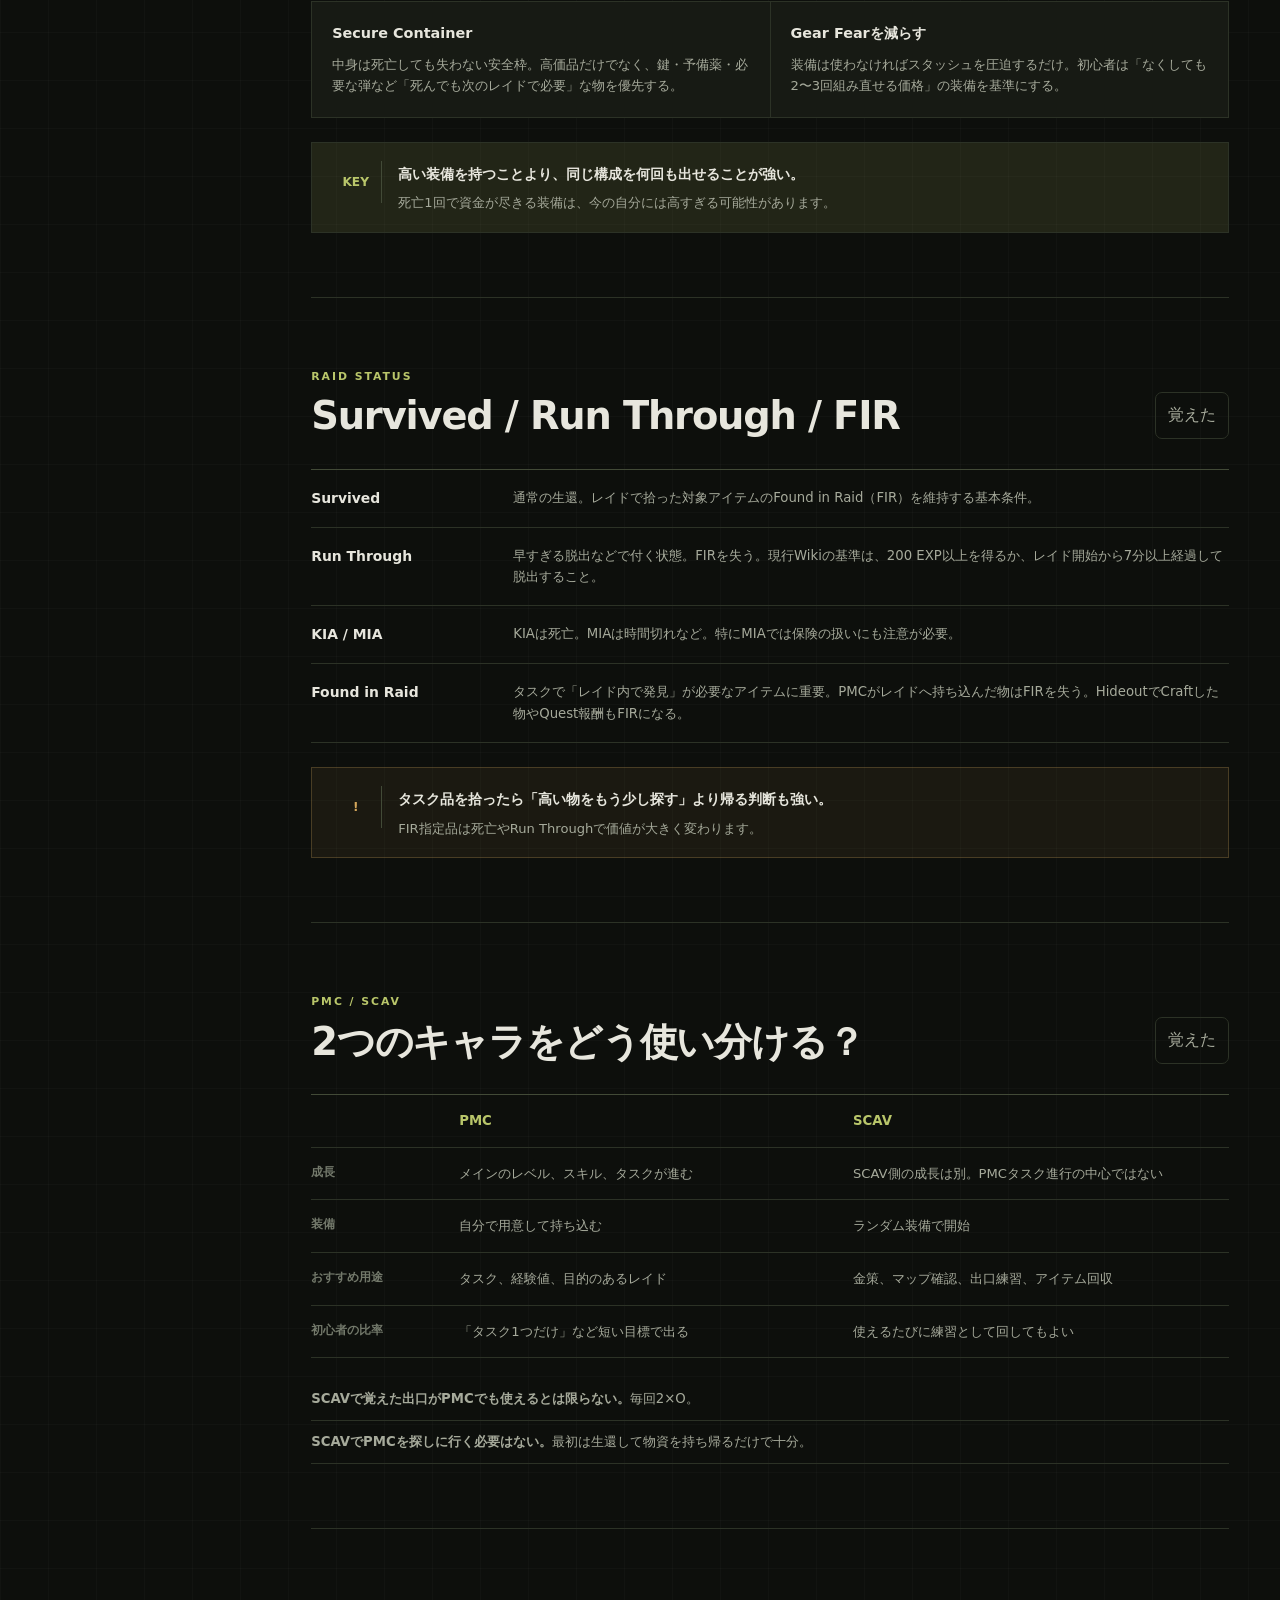
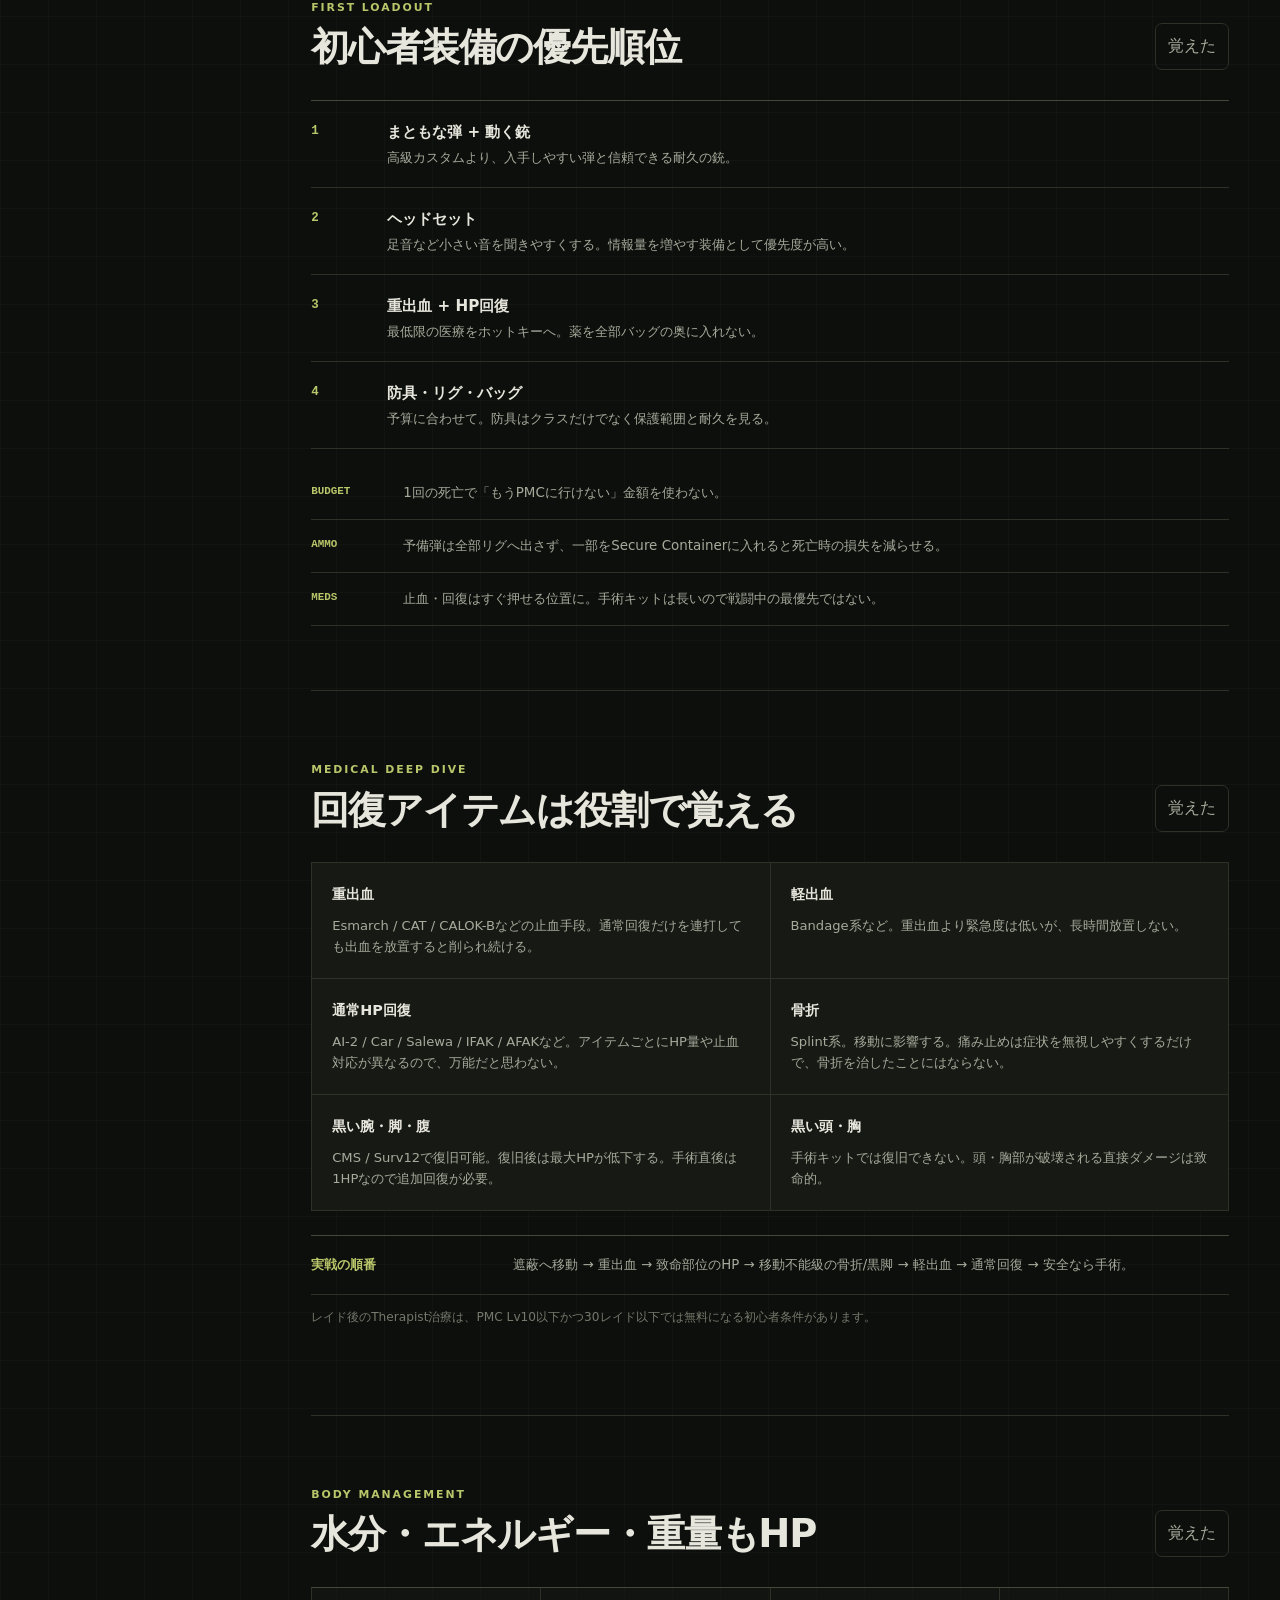
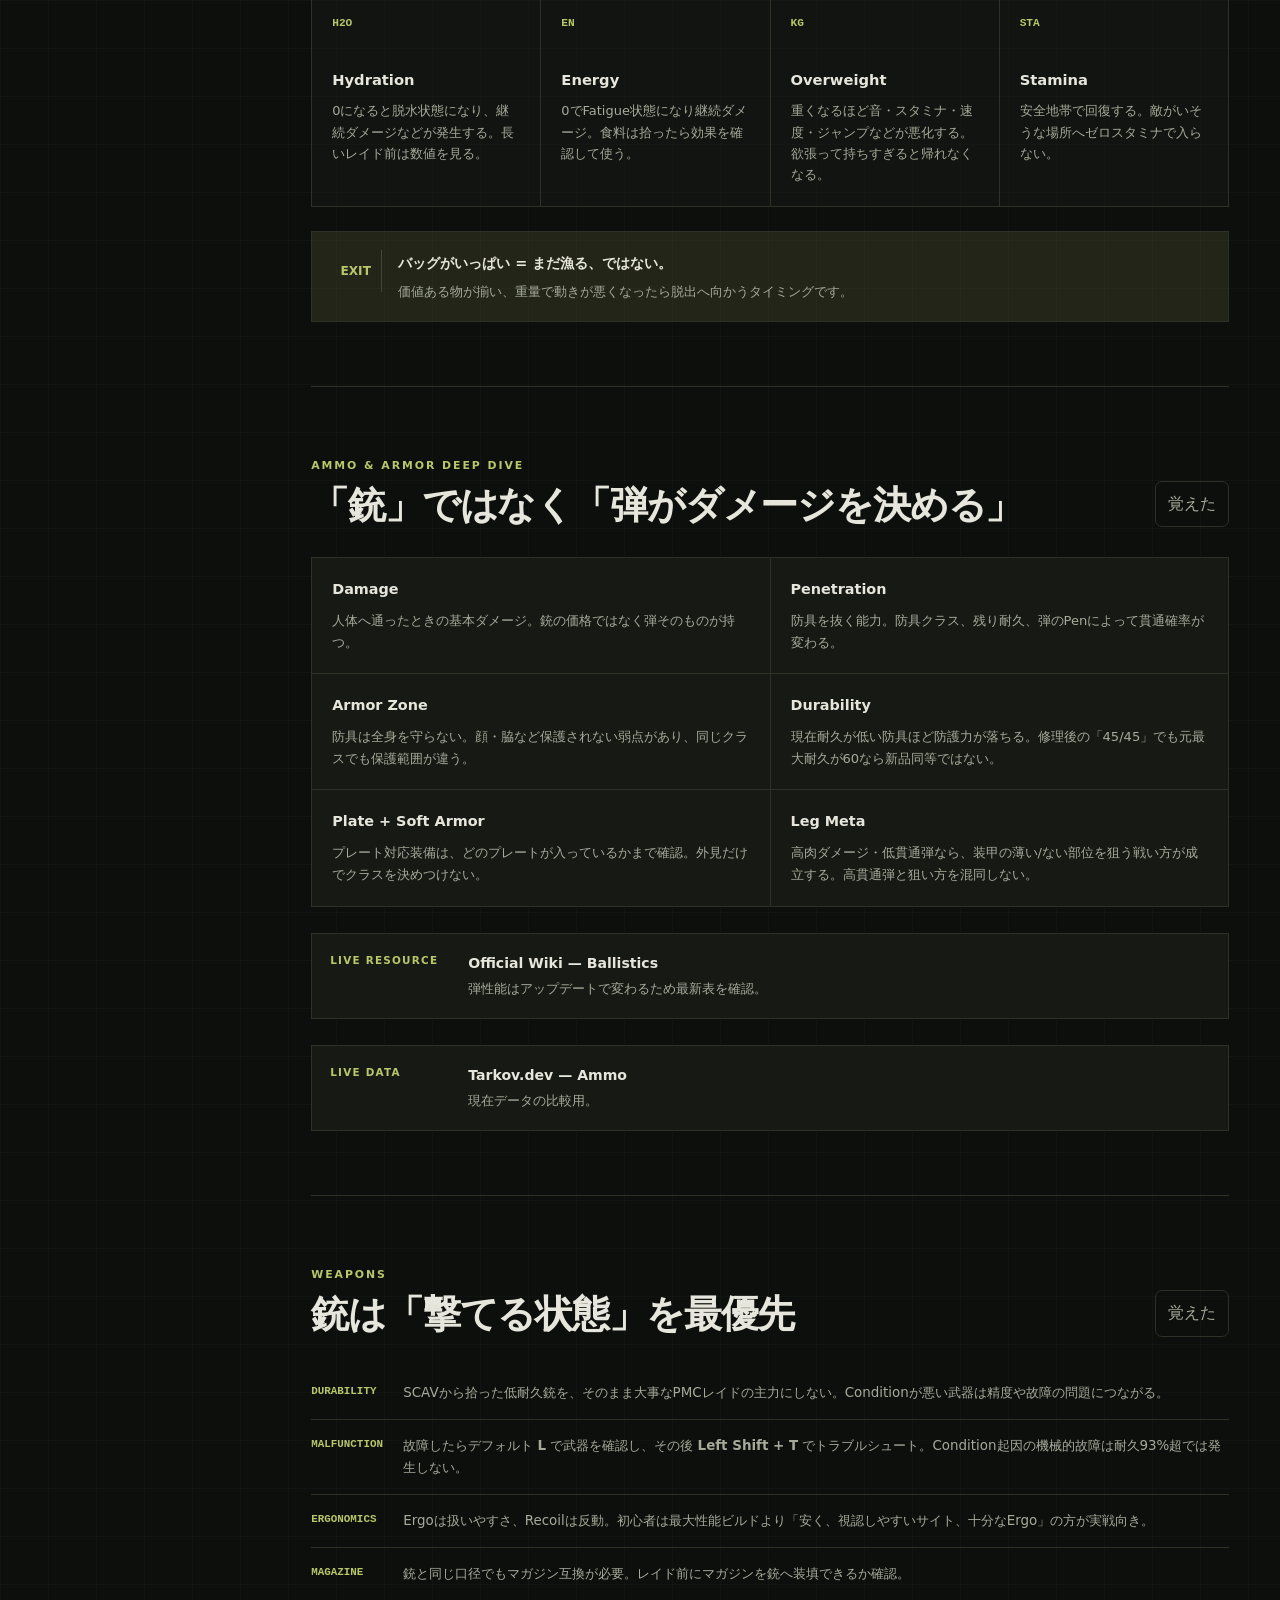
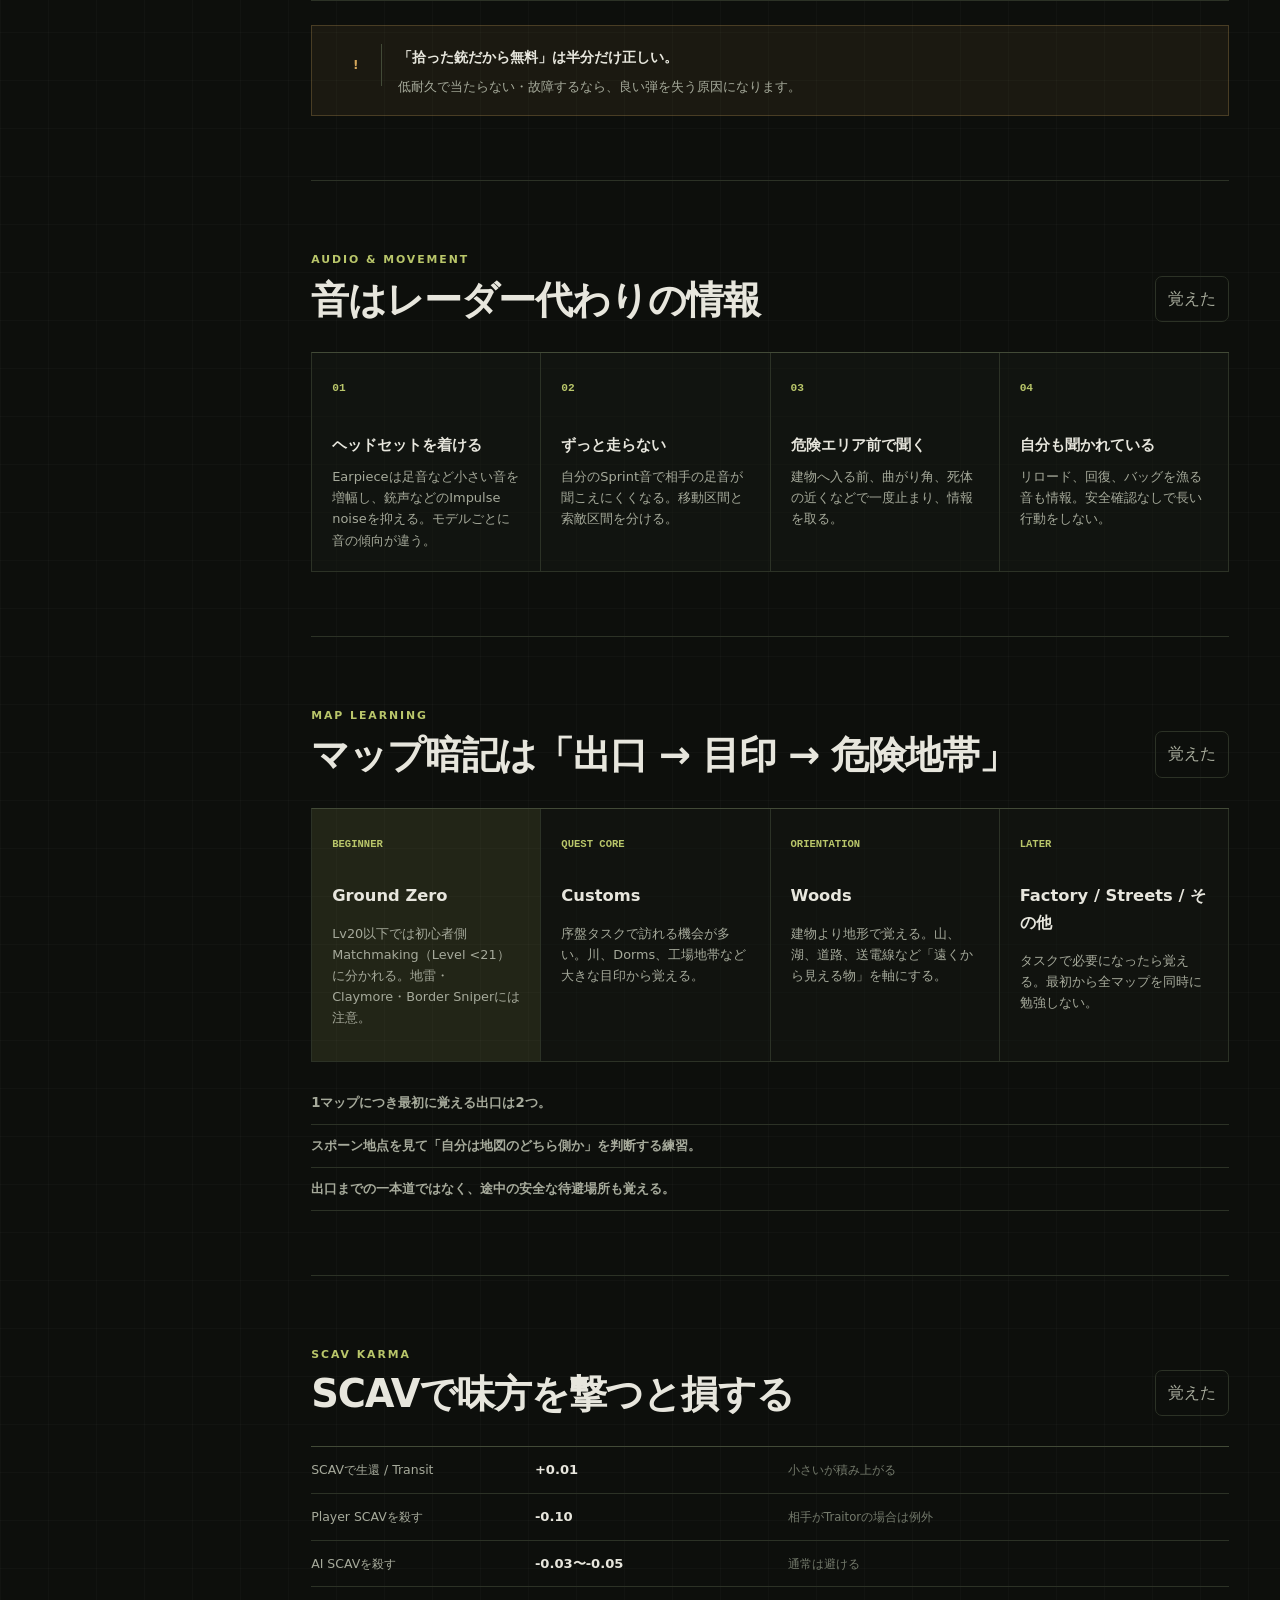
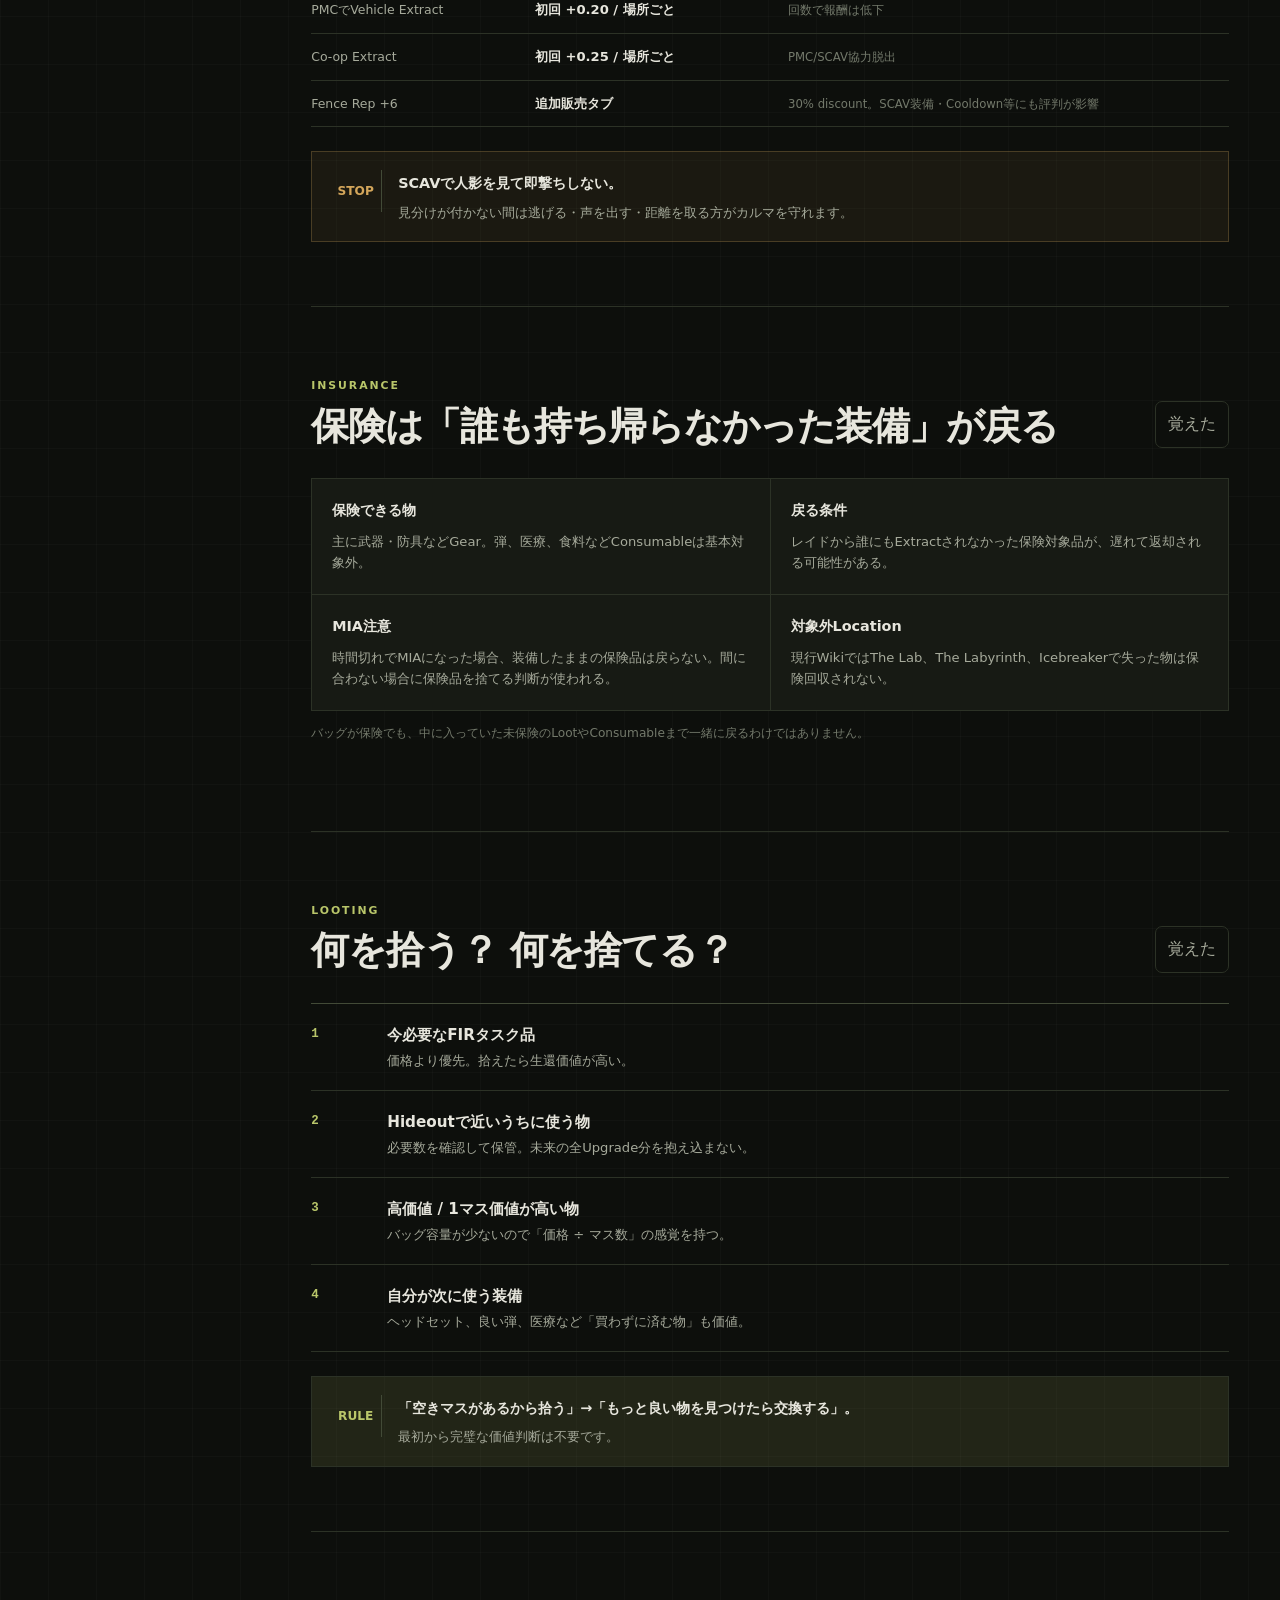
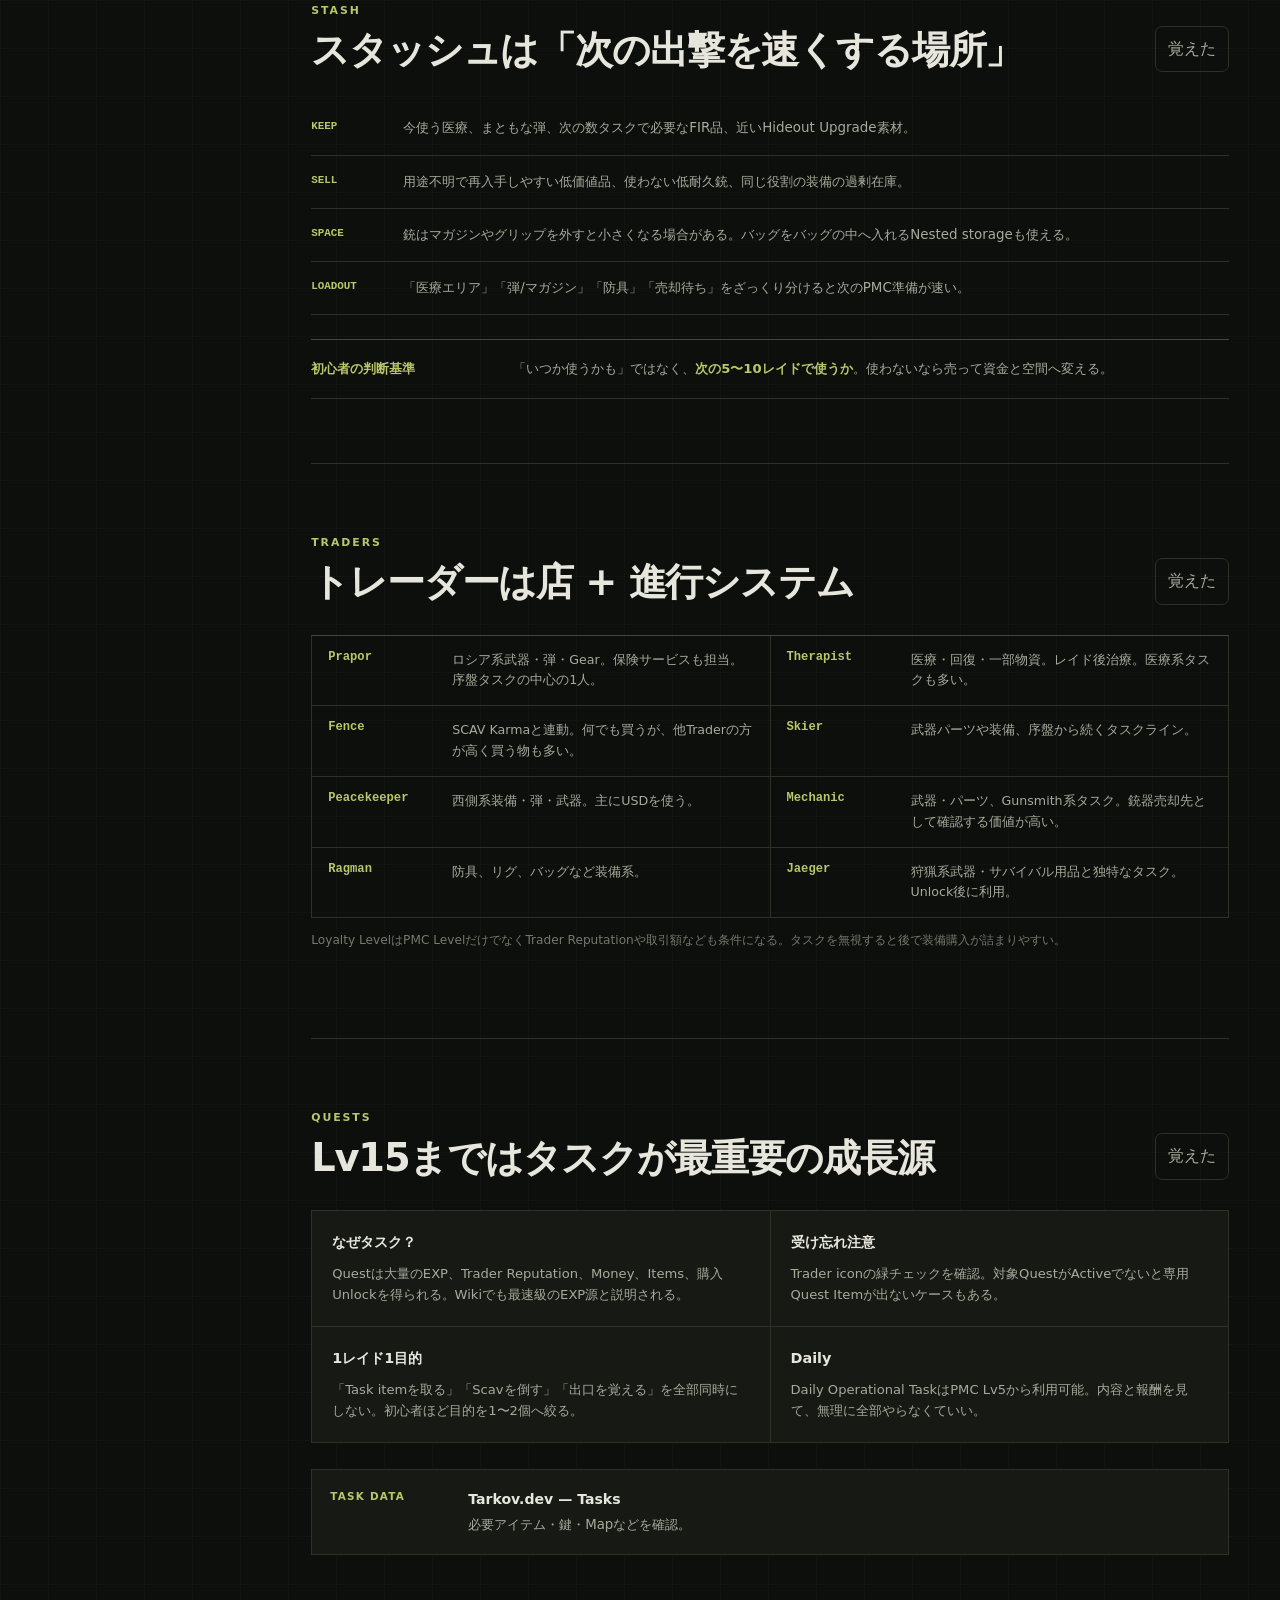
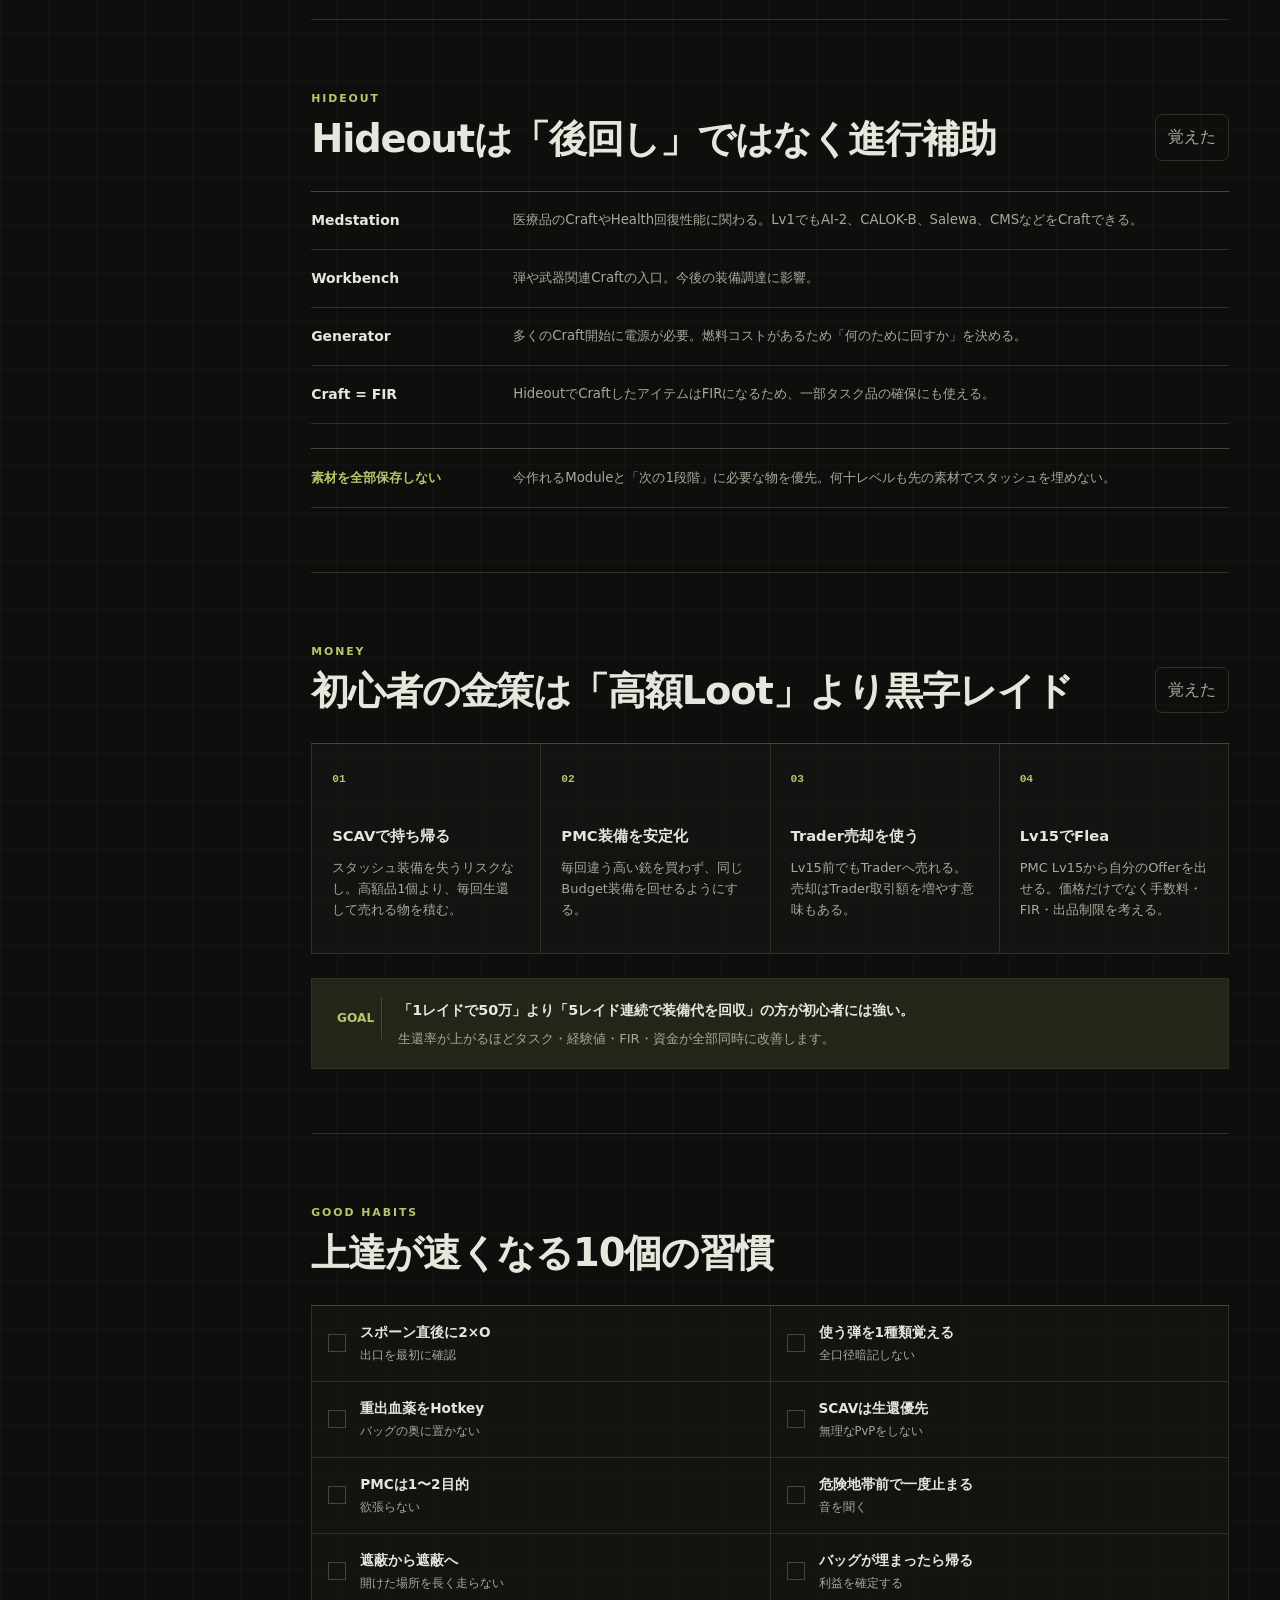
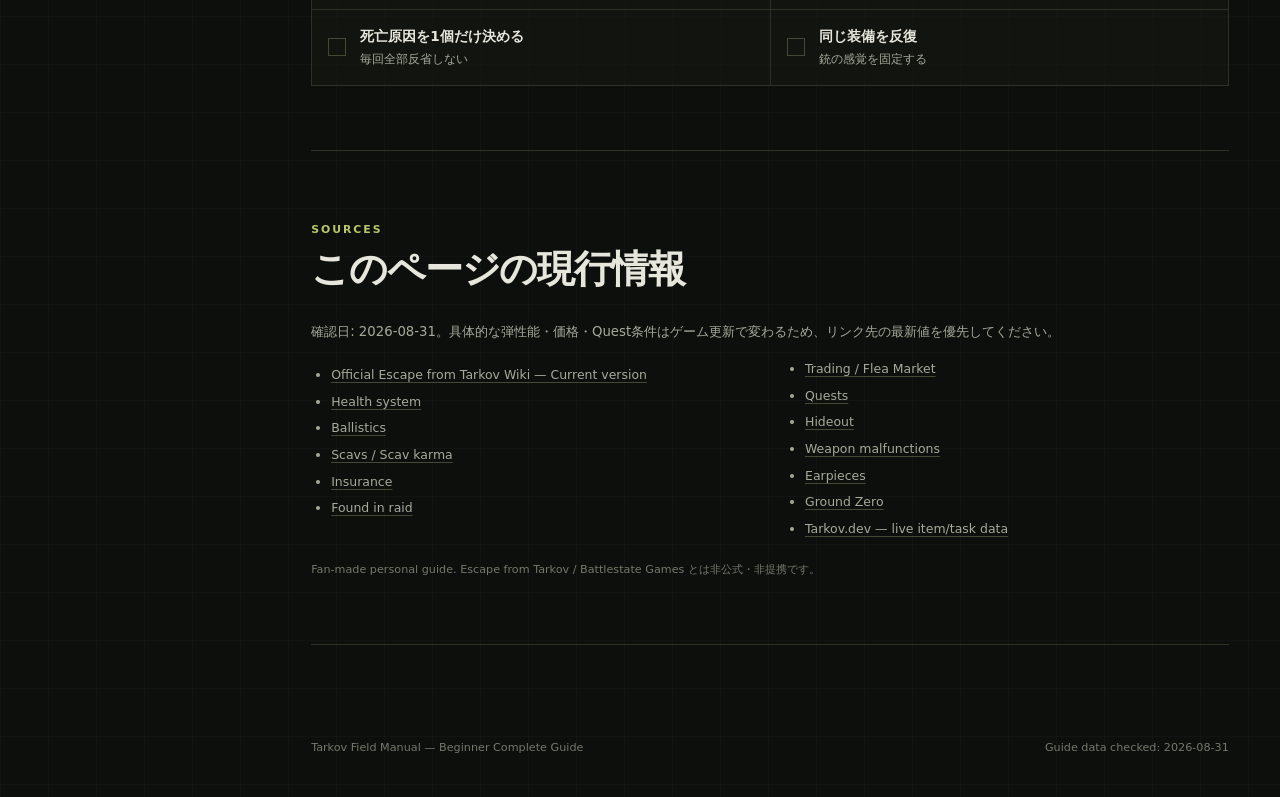
<file: beginner.html>
<!doctype html>
<html lang="ja">
<head>
  <meta charset="utf-8">
  <meta name="viewport" content="width=device-width, initial-scale=1">
  <meta name="description" content="Escape from Tarkov初心者大全。死亡ロス、PMC/SCAV、脱出、FIR、回復、弾、防具、保険、タスク、トレーダー、Hideout、金策まで優先順に解説。">
  <meta name="theme-color" content="#11130f">
  <title>初心者大全 — Tarkov Field Manual</title>
  <link rel="stylesheet" href="assets/styles.css">
</head>
<body>
  <a class="skip-link" href="#main">本文へ移動</a>

  <header class="topbar">
    <div class="brand-block">
      <div class="eyebrow">BEGINNER COMPLETE GUIDE</div>
      <a class="brand" href="index.html" aria-label="Tarkov Field Manual トップへ">
        <span class="brand-mark" aria-hidden="true">TF</span>
        <span><strong>TARKOV FIELD MANUAL</strong><small>初心者大全</small></span>
      </a>
    </div>
    <div class="top-actions">
      <label class="search-box" for="site-search">
        <span aria-hidden="true">⌕</span>
        <input id="site-search" type="search" placeholder="保険、FIR、SCAV、タスク…" autocomplete="off">
        <kbd>/</kbd>
      </label>
      <button class="ghost-button" id="reset-progress" type="button">進捗をリセット</button>
    </div>
  </header>

  <div class="app-shell" id="top">
    <aside class="sidebar" aria-label="初心者大全ナビゲーション">
      <section class="stage-panel">
        <div class="stage-label">このページの使い方</div>
        <div class="stage-value"><span class="status-dot"></span> 1 → 4 の順に読む</div>
        <p>全部暗記しない。今の段階だけ読んで、実戦で困ったら検索する。</p>
      </section>

      <nav class="section-nav">
        <a href="index.html">← 基礎トップ</a>
        <a href="#roadmap">学習ロードマップ</a>
        <a href="#loss">死んだら何を失う？</a>
        <a href="#raid-status">脱出結果 / FIR</a>
        <a href="#pmc-scav">PMC / SCAV</a>
        <a href="#loadout">最初の装備</a>
        <a href="#medical-deep">回復の詳しい使い分け</a>
        <a href="#food">水分・エネルギー・重量</a>
        <a href="#ammo-deep">弾・防具の詳しい考え方</a>
        <a href="#weapon">銃・故障・カスタム</a>
        <a href="#audio">音と移動</a>
        <a href="#maps-deep">マップの覚え方</a>
        <a href="#scav-karma">SCAVカルマ</a>
        <a href="#insurance">保険</a>
        <a href="#loot">漁り・持ち帰り</a>
        <a href="#stash">スタッシュ整理</a>
        <a href="#traders">トレーダー</a>
        <a href="#quests">タスク</a>
        <a href="#hideout">Hideout</a>
        <a href="#money">金策</a>
        <a href="#habits">初心者の習慣</a>
        <a href="#sources">情報源</a>
      </nav>

      <section class="progress-panel" aria-live="polite">
        <div class="progress-head"><span>初心者大全</span><strong id="progress-text">0 / 0</strong></div>
        <div class="progress-track"><span id="progress-bar"></span></div>
        <small>重要項目を理解したら「覚えた」。</small>
      </section>
    </aside>

    <main id="main" class="content">
      <section class="hero searchable-section" data-title="初心者大全 完全ガイド 入門">
        <div class="hero-copy">
          <div class="section-kicker">BEGINNER COMPLETE GUIDE</div>
          <h1>タルコフ初心者が<br><em>最初から知っておくべきこと</em>を順番に。</h1>
          <p class="lead">「何を持っていけばいい？」「死んだら全部消える？」「このアイテム売っていい？」「SCAVを撃っていい？」を、レベルに合わせて解決するページです。</p>
          <div class="hero-meta"><span>確認日 2026-08-31</span><span>EFT 1.0.5.0.45581</span><span>初心者 → Lv15+</span></div>
        </div>
        <div class="priority-board" aria-label="このページの優先順位">
          <div class="priority-row"><span class="priority-no">1</span><div><strong>まず生還ルール</strong><small>死亡ロス・脱出・回復を理解</small></div></div>
          <div class="priority-row"><span class="priority-no">2</span><div><strong>次に資産を守る</strong><small>SCAV・保険・FIR・売却判断</small></div></div>
          <div class="priority-row"><span class="priority-no">3</span><div><strong>Lv15まで進行</strong><small>タスク・トレーダー・Hideout</small></div></div>
        </div>
      </section>

      <section id="roadmap" class="manual-section searchable-section" data-title="ロードマップ レベル 1 5 15 初心者 順番">
        <div class="section-heading"><div><span class="section-kicker">ROADMAP</span><h2>何をいつ覚えるか</h2></div><button class="mastery-button" type="button" data-check-id="begin-roadmap">覚えた</button></div>
        <div class="map-plan">
          <div class="map-stage active"><span>最初の5レイド</span><strong>帰る・治す</strong><p>2×O、主要脱出1つ、重出血、HP回復、SCAVでの生還を最優先。</p></div>
          <div class="map-stage"><span>Lv1〜5</span><strong>装備とロスを理解</strong><p>Secure Container、FIR、保険、弾の貫通、ヘッドセット、タスク受注を覚える。</p></div>
          <div class="map-stage"><span>Lv5〜14</span><strong>タスク中心でLv15へ</strong><p>タスクは経験値とTrader Repの主要源。売却だけでレベルを上げようとしない。</p></div>
          <div class="map-stage"><span>Lv15+</span><strong>Fleaを道具として使う</strong><p>市場で選択肢は増えるが、装備を高級化する前に弾・マップ・生還率を優先。</p></div>
        </div>
      </section>

      <section id="loss" class="manual-section searchable-section" data-title="死ぬ 死亡 ロスト 装備 失う secure container PMC">
        <div class="section-heading"><div><span class="section-kicker">DEATH & LOSS</span><h2>死んだら何を失う？</h2></div><button class="mastery-button" type="button" data-check-id="begin-loss">覚えた</button></div>
        <div class="compare-table">
          <div class="compare-head"><span></span><strong>死亡しても残る</strong><strong>失う可能性がある</strong></div>
          <div><span>PMC</span><p>スタッシュ内、Secure Container内、装備スロットのSecure Container・近接武器等</p><p>持ち込んだ銃、防具、リグ、バッグ、ヘルメット、装備中の物資</p></div>
          <div><span>SCAV</span><p>PMCのスタッシュは無傷</p><p>そのSCAVが持っていた装備と拾った物。生還すればスタッシュへ移せる</p></div>
        </div>
        <div class="info-grid two-col">
          <article class="info-block"><h3>Secure Container</h3><p>中身は死亡しても失わない安全枠。高価品だけでなく、鍵・予備薬・必要な弾など「死んでも次のレイドで必要」な物を優先する。</p></article>
          <article class="info-block"><h3>Gear Fearを減らす</h3><p>装備は使わなければスタッシュを圧迫するだけ。初心者は「なくしても2〜3回組み直せる価格」の装備を基準にする。</p></article>
        </div>
        <article class="callout"><div class="callout-mark">KEY</div><div><strong>高い装備を持つことより、同じ構成を何回も出せることが強い。</strong><p>死亡1回で資金が尽きる装備は、今の自分には高すぎる可能性があります。</p></div></article>
      </section>

      <section id="raid-status" class="manual-section searchable-section" data-title="Survived Run Through FIR Found in Raid KIA MIA 脱出結果">
        <div class="section-heading"><div><span class="section-kicker">RAID STATUS</span><h2>Survived / Run Through / FIR</h2></div><button class="mastery-button" type="button" data-check-id="begin-fir">覚えた</button></div>
        <div class="economy-lines">
          <article><h3>Survived</h3><p>通常の生還。レイドで拾った対象アイテムのFound in Raid（FIR）を維持する基本条件。</p></article>
          <article><h3>Run Through</h3><p>早すぎる脱出などで付く状態。FIRを失う。現行Wikiの基準は、200 EXP以上を得るか、レイド開始から7分以上経過して脱出すること。</p></article>
          <article><h3>KIA / MIA</h3><p>KIAは死亡。MIAは時間切れなど。特にMIAでは保険の扱いにも注意が必要。</p></article>
          <article><h3>Found in Raid</h3><p>タスクで「レイド内で発見」が必要なアイテムに重要。PMCがレイドへ持ち込んだ物はFIRを失う。HideoutでCraftした物やQuest報酬もFIRになる。</p></article>
        </div>
        <article class="callout callout-warn"><div class="callout-mark">!</div><div><strong>タスク品を拾ったら「高い物をもう少し探す」より帰る判断も強い。</strong><p>FIR指定品は死亡やRun Throughで価値が大きく変わります。</p></div></article>
      </section>

      <section id="pmc-scav" class="manual-section searchable-section" data-title="PMC SCAV 違い 使い分け スカブ 練習">
        <div class="section-heading"><div><span class="section-kicker">PMC / SCAV</span><h2>2つのキャラをどう使い分ける？</h2></div><button class="mastery-button" type="button" data-check-id="begin-pmc-scav">覚えた</button></div>
        <div class="compare-table">
          <div class="compare-head"><span></span><strong>PMC</strong><strong>SCAV</strong></div>
          <div><span>成長</span><p>メインのレベル、スキル、タスクが進む</p><p>SCAV側の成長は別。PMCタスク進行の中心ではない</p></div>
          <div><span>装備</span><p>自分で用意して持ち込む</p><p>ランダム装備で開始</p></div>
          <div><span>おすすめ用途</span><p>タスク、経験値、目的のあるレイド</p><p>金策、マップ確認、出口練習、アイテム回収</p></div>
          <div><span>初心者の比率</span><p>「タスク1つだけ」など短い目標で出る</p><p>使えるたびに練習として回してもよい</p></div>
        </div>
        <div class="mini-rules"><p><strong>SCAVで覚えた出口がPMCでも使えるとは限らない。</strong>毎回2×O。</p><p><strong>SCAVでPMCを探しに行く必要はない。</strong>最初は生還して物資を持ち帰るだけで十分。</p></div>
      </section>

      <section id="loadout" class="manual-section searchable-section" data-title="装備 初心者 ロードアウト ヘッドセット 防具 銃 バッグ リグ">
        <div class="section-heading"><div><span class="section-kicker">FIRST LOADOUT</span><h2>初心者装備の優先順位</h2></div><button class="mastery-button" type="button" data-check-id="begin-loadout">覚えた</button></div>
        <div class="medical-priority">
          <div class="medical-step"><span>1</span><div><strong>まともな弾 + 動く銃</strong><p>高級カスタムより、入手しやすい弾と信頼できる耐久の銃。</p></div></div>
          <div class="medical-step"><span>2</span><div><strong>ヘッドセット</strong><p>足音など小さい音を聞きやすくする。情報量を増やす装備として優先度が高い。</p></div></div>
          <div class="medical-step"><span>3</span><div><strong>重出血 + HP回復</strong><p>最低限の医療をホットキーへ。薬を全部バッグの奥に入れない。</p></div></div>
          <div class="medical-step"><span>4</span><div><strong>防具・リグ・バッグ</strong><p>予算に合わせて。防具はクラスだけでなく保護範囲と耐久を見る。</p></div></div>
        </div>
        <div class="rule-list">
          <div><span class="rule-tag">BUDGET</span><p>1回の死亡で「もうPMCに行けない」金額を使わない。</p></div>
          <div><span class="rule-tag">AMMO</span><p>予備弾は全部リグへ出さず、一部をSecure Containerに入れると死亡時の損失を減らせる。</p></div>
          <div><span class="rule-tag">MEDS</span><p>止血・回復はすぐ押せる位置に。手術キットは長いので戦闘中の最優先ではない。</p></div>
        </div>
      </section>

      <section id="medical-deep" class="manual-section searchable-section" data-title="回復 医療 軽出血 重出血 骨折 黒部位 CMS Surv12 painkiller">
        <div class="section-heading"><div><span class="section-kicker">MEDICAL DEEP DIVE</span><h2>回復アイテムは役割で覚える</h2></div><button class="mastery-button" type="button" data-check-id="begin-medical-deep">覚えた</button></div>
        <div class="info-grid two-col">
          <article class="info-block"><h3>重出血</h3><p>Esmarch / CAT / CALOK-Bなどの止血手段。通常回復だけを連打しても出血を放置すると削られ続ける。</p></article>
          <article class="info-block"><h3>軽出血</h3><p>Bandage系など。重出血より緊急度は低いが、長時間放置しない。</p></article>
          <article class="info-block"><h3>通常HP回復</h3><p>AI-2 / Car / Salewa / IFAK / AFAKなど。アイテムごとにHP量や止血対応が異なるので、万能だと思わない。</p></article>
          <article class="info-block"><h3>骨折</h3><p>Splint系。移動に影響する。痛み止めは症状を無視しやすくするだけで、骨折を治したことにはならない。</p></article>
          <article class="info-block"><h3>黒い腕・脚・腹</h3><p>CMS / Surv12で復旧可能。復旧後は最大HPが低下する。手術直後は1HPなので追加回復が必要。</p></article>
          <article class="info-block"><h3>黒い頭・胸</h3><p>手術キットでは復旧できない。頭・胸部が破壊される直接ダメージは致命的。</p></article>
        </div>
        <div class="sell-rule"><strong>実戦の順番</strong><p>遮蔽へ移動 → 重出血 → 致命部位のHP → 移動不能級の骨折/黒脚 → 軽出血 → 通常回復 → 安全なら手術。</p></div>
        <p class="muted-note">レイド後のTherapist治療は、PMC Lv10以下かつ30レイド以下では無料になる初心者条件があります。</p>
      </section>

      <section id="food" class="manual-section searchable-section" data-title="水分 hydration energy エネルギー 脱水 重量 overweight stamina スタミナ">
        <div class="section-heading"><div><span class="section-kicker">BODY MANAGEMENT</span><h2>水分・エネルギー・重量もHP</h2></div><button class="mastery-button" type="button" data-check-id="begin-body">覚えた</button></div>
        <div class="combat-grid">
          <article><span>H2O</span><h3>Hydration</h3><p>0になると脱水状態になり、継続ダメージなどが発生する。長いレイド前は数値を見る。</p></article>
          <article><span>EN</span><h3>Energy</h3><p>0でFatigue状態になり継続ダメージ。食料は拾ったら効果を確認して使う。</p></article>
          <article><span>KG</span><h3>Overweight</h3><p>重くなるほど音・スタミナ・速度・ジャンプなどが悪化する。欲張って持ちすぎると帰れなくなる。</p></article>
          <article><span>STA</span><h3>Stamina</h3><p>安全地帯で回復する。敵がいそうな場所へゼロスタミナで入らない。</p></article>
        </div>
        <article class="callout"><div class="callout-mark">EXIT</div><div><strong>バッグがいっぱい = まだ漁る、ではない。</strong><p>価値ある物が揃い、重量で動きが悪くなったら脱出へ向かうタイミングです。</p></div></article>
      </section>

      <section id="ammo-deep" class="manual-section searchable-section" data-title="弾 防具 ammo armor penetration damage flesh plate durability class">
        <div class="section-heading"><div><span class="section-kicker">AMMO & ARMOR DEEP DIVE</span><h2>「銃」ではなく「弾がダメージを決める」</h2></div><button class="mastery-button" type="button" data-check-id="begin-ammo-deep">覚えた</button></div>
        <div class="info-grid two-col">
          <article class="info-block"><h3>Damage</h3><p>人体へ通ったときの基本ダメージ。銃の価格ではなく弾そのものが持つ。</p></article>
          <article class="info-block"><h3>Penetration</h3><p>防具を抜く能力。防具クラス、残り耐久、弾のPenによって貫通確率が変わる。</p></article>
          <article class="info-block"><h3>Armor Zone</h3><p>防具は全身を守らない。顔・脇など保護されない弱点があり、同じクラスでも保護範囲が違う。</p></article>
          <article class="info-block"><h3>Durability</h3><p>現在耐久が低い防具ほど防護力が落ちる。修理後の「45/45」でも元最大耐久が60なら新品同等ではない。</p></article>
          <article class="info-block"><h3>Plate + Soft Armor</h3><p>プレート対応装備は、どのプレートが入っているかまで確認。外見だけでクラスを決めつけない。</p></article>
          <article class="info-block"><h3>Leg Meta</h3><p>高肉ダメージ・低貫通弾なら、装甲の薄い/ない部位を狙う戦い方が成立する。高貫通弾と狙い方を混同しない。</p></article>
        </div>
        <a class="resource-link" href="https://escapefromtarkov.fandom.com/wiki/Ballistics" target="_blank" rel="noreferrer"><span>LIVE RESOURCE</span><strong>Official Wiki — Ballistics</strong><small>弾性能はアップデートで変わるため最新表を確認。</small></a>
        <a class="resource-link" href="https://tarkov.dev/ammo" target="_blank" rel="noreferrer"><span>LIVE DATA</span><strong>Tarkov.dev — Ammo</strong><small>現在データの比較用。</small></a>
      </section>

      <section id="weapon" class="manual-section searchable-section" data-title="銃 武器 durability 故障 malfunction L Shift T ergonomics recoil カスタム">
        <div class="section-heading"><div><span class="section-kicker">WEAPONS</span><h2>銃は「撃てる状態」を最優先</h2></div><button class="mastery-button" type="button" data-check-id="begin-weapon">覚えた</button></div>
        <div class="rule-list">
          <div><span class="rule-tag">DURABILITY</span><p>SCAVから拾った低耐久銃を、そのまま大事なPMCレイドの主力にしない。Conditionが悪い武器は精度や故障の問題につながる。</p></div>
          <div><span class="rule-tag">MALFUNCTION</span><p>故障したらデフォルト <strong>L</strong> で武器を確認し、その後 <strong>Left Shift + T</strong> でトラブルシュート。Condition起因の機械的故障は耐久93%超では発生しない。</p></div>
          <div><span class="rule-tag">ERGONOMICS</span><p>Ergoは扱いやすさ、Recoilは反動。初心者は最大性能ビルドより「安く、視認しやすいサイト、十分なErgo」の方が実戦向き。</p></div>
          <div><span class="rule-tag">MAGAZINE</span><p>銃と同じ口径でもマガジン互換が必要。レイド前にマガジンを銃へ装填できるか確認。</p></div>
        </div>
        <article class="callout callout-warn"><div class="callout-mark">!</div><div><strong>「拾った銃だから無料」は半分だけ正しい。</strong><p>低耐久で当たらない・故障するなら、良い弾を失う原因になります。</p></div></article>
      </section>

      <section id="audio" class="manual-section searchable-section" data-title="音 足音 headset earpiece 聞く 移動 sprint walking CapsLock">
        <div class="section-heading"><div><span class="section-kicker">AUDIO & MOVEMENT</span><h2>音はレーダー代わりの情報</h2></div><button class="mastery-button" type="button" data-check-id="begin-audio">覚えた</button></div>
        <div class="combat-grid">
          <article><span>01</span><h3>ヘッドセットを着ける</h3><p>Earpieceは足音など小さい音を増幅し、銃声などのImpulse noiseを抑える。モデルごとに音の傾向が違う。</p></article>
          <article><span>02</span><h3>ずっと走らない</h3><p>自分のSprint音で相手の足音が聞こえにくくなる。移動区間と索敵区間を分ける。</p></article>
          <article><span>03</span><h3>危険エリア前で聞く</h3><p>建物へ入る前、曲がり角、死体の近くなどで一度止まり、情報を取る。</p></article>
          <article><span>04</span><h3>自分も聞かれている</h3><p>リロード、回復、バッグを漁る音も情報。安全確認なしで長い行動をしない。</p></article>
        </div>
      </section>

      <section id="maps-deep" class="manual-section searchable-section" data-title="マップ Ground Zero Customs Woods Factory Streets 脱出 地雷">
        <div class="section-heading"><div><span class="section-kicker">MAP LEARNING</span><h2>マップ暗記は「出口 → 目印 → 危険地帯」</h2></div><button class="mastery-button" type="button" data-check-id="begin-maps-deep">覚えた</button></div>
        <div class="map-plan">
          <div class="map-stage active"><span>BEGINNER</span><strong>Ground Zero</strong><p>Lv20以下では初心者側Matchmaking（Level &lt;21）に分かれる。地雷・Claymore・Border Sniperには注意。</p></div>
          <div class="map-stage"><span>QUEST CORE</span><strong>Customs</strong><p>序盤タスクで訪れる機会が多い。川、Dorms、工場地帯など大きな目印から覚える。</p></div>
          <div class="map-stage"><span>ORIENTATION</span><strong>Woods</strong><p>建物より地形で覚える。山、湖、道路、送電線など「遠くから見える物」を軸にする。</p></div>
          <div class="map-stage"><span>LATER</span><strong>Factory / Streets / その他</strong><p>タスクで必要になったら覚える。最初から全マップを同時に勉強しない。</p></div>
        </div>
        <div class="mini-rules"><p><strong>1マップにつき最初に覚える出口は2つ。</strong></p><p><strong>スポーン地点を見て「自分は地図のどちら側か」を判断する練習。</strong></p><p><strong>出口までの一本道ではなく、途中の安全な待避場所も覚える。</strong></p></div>
      </section>

      <section id="scav-karma" class="manual-section searchable-section" data-title="SCAV karma Fence reputation 車脱出 coop traitor scav boss">
        <div class="section-heading"><div><span class="section-kicker">SCAV KARMA</span><h2>SCAVで味方を撃つと損する</h2></div><button class="mastery-button" type="button" data-check-id="begin-scav-karma">覚えた</button></div>
        <div class="settings-grid">
          <div class="setting-row"><span>SCAVで生還 / Transit</span><strong>+0.01</strong><small>小さいが積み上がる</small></div>
          <div class="setting-row"><span>Player SCAVを殺す</span><strong>-0.10</strong><small>相手がTraitorの場合は例外</small></div>
          <div class="setting-row"><span>AI SCAVを殺す</span><strong>-0.03〜-0.05</strong><small>通常は避ける</small></div>
          <div class="setting-row"><span>PMCでVehicle Extract</span><strong>初回 +0.20 / 場所ごと</strong><small>回数で報酬は低下</small></div>
          <div class="setting-row"><span>Co-op Extract</span><strong>初回 +0.25 / 場所ごと</strong><small>PMC/SCAV協力脱出</small></div>
          <div class="setting-row"><span>Fence Rep +6</span><strong>追加販売タブ</strong><small>30% discount。SCAV装備・Cooldown等にも評判が影響</small></div>
        </div>
        <article class="callout callout-warn"><div class="callout-mark">STOP</div><div><strong>SCAVで人影を見て即撃ちしない。</strong><p>見分けが付かない間は逃げる・声を出す・距離を取る方がカルマを守れます。</p></div></article>
      </section>

      <section id="insurance" class="manual-section searchable-section" data-title="保険 insurance Prapor Therapist MIA Labs 装備 帰ってくる">
        <div class="section-heading"><div><span class="section-kicker">INSURANCE</span><h2>保険は「誰も持ち帰らなかった装備」が戻る</h2></div><button class="mastery-button" type="button" data-check-id="begin-insurance">覚えた</button></div>
        <div class="info-grid two-col">
          <article class="info-block"><h3>保険できる物</h3><p>主に武器・防具などGear。弾、医療、食料などConsumableは基本対象外。</p></article>
          <article class="info-block"><h3>戻る条件</h3><p>レイドから誰にもExtractされなかった保険対象品が、遅れて返却される可能性がある。</p></article>
          <article class="info-block"><h3>MIA注意</h3><p>時間切れでMIAになった場合、装備したままの保険品は戻らない。間に合わない場合に保険品を捨てる判断が使われる。</p></article>
          <article class="info-block"><h3>対象外Location</h3><p>現行WikiではThe Lab、The Labyrinth、Icebreakerで失った物は保険回収されない。</p></article>
        </div>
        <p class="muted-note">バッグが保険でも、中に入っていた未保険のLootやConsumableまで一緒に戻るわけではありません。</p>
      </section>

      <section id="loot" class="manual-section searchable-section" data-title="漁り loot 持ち帰る 高価 ルーブル per slot task FIR">
        <div class="section-heading"><div><span class="section-kicker">LOOTING</span><h2>何を拾う？ 何を捨てる？</h2></div><button class="mastery-button" type="button" data-check-id="begin-loot">覚えた</button></div>
        <div class="medical-priority">
          <div class="medical-step"><span>1</span><div><strong>今必要なFIRタスク品</strong><p>価格より優先。拾えたら生還価値が高い。</p></div></div>
          <div class="medical-step"><span>2</span><div><strong>Hideoutで近いうちに使う物</strong><p>必要数を確認して保管。未来の全Upgrade分を抱え込まない。</p></div></div>
          <div class="medical-step"><span>3</span><div><strong>高価値 / 1マス価値が高い物</strong><p>バッグ容量が少ないので「価格 ÷ マス数」の感覚を持つ。</p></div></div>
          <div class="medical-step"><span>4</span><div><strong>自分が次に使う装備</strong><p>ヘッドセット、良い弾、医療など「買わずに済む物」も価値。</p></div></div>
        </div>
        <article class="callout"><div class="callout-mark">RULE</div><div><strong>「空きマスがあるから拾う」→「もっと良い物を見つけたら交換する」。</strong><p>最初から完璧な価値判断は不要です。</p></div></article>
      </section>

      <section id="stash" class="manual-section searchable-section" data-title="スタッシュ stash 整理 売る バッグ ケース 武器 分解">
        <div class="section-heading"><div><span class="section-kicker">STASH</span><h2>スタッシュは「次の出撃を速くする場所」</h2></div><button class="mastery-button" type="button" data-check-id="begin-stash">覚えた</button></div>
        <div class="rule-list">
          <div><span class="rule-tag">KEEP</span><p>今使う医療、まともな弾、次の数タスクで必要なFIR品、近いHideout Upgrade素材。</p></div>
          <div><span class="rule-tag">SELL</span><p>用途不明で再入手しやすい低価値品、使わない低耐久銃、同じ役割の装備の過剰在庫。</p></div>
          <div><span class="rule-tag">SPACE</span><p>銃はマガジンやグリップを外すと小さくなる場合がある。バッグをバッグの中へ入れるNested storageも使える。</p></div>
          <div><span class="rule-tag">LOADOUT</span><p>「医療エリア」「弾/マガジン」「防具」「売却待ち」をざっくり分けると次のPMC準備が速い。</p></div>
        </div>
        <div class="sell-rule"><strong>初心者の判断基準</strong><p>「いつか使うかも」ではなく、<strong>次の5〜10レイドで使うか</strong>。使わないなら売って資金と空間へ変える。</p></div>
      </section>

      <section id="traders" class="manual-section searchable-section" data-title="Trader Prapor Therapist Fence Skier Peacekeeper Mechanic Ragman Jaeger 売却">
        <div class="section-heading"><div><span class="section-kicker">TRADERS</span><h2>トレーダーは店 + 進行システム</h2></div><button class="mastery-button" type="button" data-check-id="begin-traders">覚えた</button></div>
        <div class="terms-grid">
          <div><dt>Prapor</dt><dd>ロシア系武器・弾・Gear。保険サービスも担当。序盤タスクの中心の1人。</dd></div>
          <div><dt>Therapist</dt><dd>医療・回復・一部物資。レイド後治療。医療系タスクも多い。</dd></div>
          <div><dt>Fence</dt><dd>SCAV Karmaと連動。何でも買うが、他Traderの方が高く買う物も多い。</dd></div>
          <div><dt>Skier</dt><dd>武器パーツや装備、序盤から続くタスクライン。</dd></div>
          <div><dt>Peacekeeper</dt><dd>西側系装備・弾・武器。主にUSDを使う。</dd></div>
          <div><dt>Mechanic</dt><dd>武器・パーツ、Gunsmith系タスク。銃器売却先として確認する価値が高い。</dd></div>
          <div><dt>Ragman</dt><dd>防具、リグ、バッグなど装備系。</dd></div>
          <div><dt>Jaeger</dt><dd>狩猟系武器・サバイバル用品と独特なタスク。Unlock後に利用。</dd></div>
        </div>
        <p class="muted-note">Loyalty LevelはPMC LevelだけでなくTrader Reputationや取引額なども条件になる。タスクを無視すると後で装備購入が詰まりやすい。</p>
      </section>

      <section id="quests" class="manual-section searchable-section" data-title="タスク quest task experience XP trader reputation daily operational level 5">
        <div class="section-heading"><div><span class="section-kicker">QUESTS</span><h2>Lv15まではタスクが最重要の成長源</h2></div><button class="mastery-button" type="button" data-check-id="begin-quests">覚えた</button></div>
        <div class="info-grid two-col">
          <article class="info-block"><h3>なぜタスク？</h3><p>Questは大量のEXP、Trader Reputation、Money、Items、購入Unlockを得られる。Wikiでも最速級のEXP源と説明される。</p></article>
          <article class="info-block"><h3>受け忘れ注意</h3><p>Trader iconの緑チェックを確認。対象QuestがActiveでないと専用Quest Itemが出ないケースもある。</p></article>
          <article class="info-block"><h3>1レイド1目的</h3><p>「Task itemを取る」「Scavを倒す」「出口を覚える」を全部同時にしない。初心者ほど目的を1〜2個へ絞る。</p></article>
          <article class="info-block"><h3>Daily</h3><p>Daily Operational TaskはPMC Lv5から利用可能。内容と報酬を見て、無理に全部やらなくていい。</p></article>
        </div>
        <a class="resource-link" href="https://tarkov.dev/tasks" target="_blank" rel="noreferrer"><span>TASK DATA</span><strong>Tarkov.dev — Tasks</strong><small>必要アイテム・鍵・Mapなどを確認。</small></a>
      </section>

      <section id="hideout" class="manual-section searchable-section" data-title="Hideout 隠れ家 craft medstation workbench generator FIR upgrade">
        <div class="section-heading"><div><span class="section-kicker">HIDEOUT</span><h2>Hideoutは「後回し」ではなく進行補助</h2></div><button class="mastery-button" type="button" data-check-id="begin-hideout">覚えた</button></div>
        <div class="economy-lines">
          <article><h3>Medstation</h3><p>医療品のCraftやHealth回復性能に関わる。Lv1でもAI-2、CALOK-B、Salewa、CMSなどをCraftできる。</p></article>
          <article><h3>Workbench</h3><p>弾や武器関連Craftの入口。今後の装備調達に影響。</p></article>
          <article><h3>Generator</h3><p>多くのCraft開始に電源が必要。燃料コストがあるため「何のために回すか」を決める。</p></article>
          <article><h3>Craft = FIR</h3><p>HideoutでCraftしたアイテムはFIRになるため、一部タスク品の確保にも使える。</p></article>
        </div>
        <div class="sell-rule"><strong>素材を全部保存しない</strong><p>今作れるModuleと「次の1段階」に必要な物を優先。何十レベルも先の素材でスタッシュを埋めない。</p></div>
      </section>

      <section id="money" class="manual-section searchable-section" data-title="金策 money rouble ruble flea market level 15 SCAV 売却">
        <div class="section-heading"><div><span class="section-kicker">MONEY</span><h2>初心者の金策は「高額Loot」より黒字レイド</h2></div><button class="mastery-button" type="button" data-check-id="begin-money">覚えた</button></div>
        <div class="combat-grid">
          <article><span>01</span><h3>SCAVで持ち帰る</h3><p>スタッシュ装備を失うリスクなし。高額品1個より、毎回生還して売れる物を積む。</p></article>
          <article><span>02</span><h3>PMC装備を安定化</h3><p>毎回違う高い銃を買わず、同じBudget装備を回せるようにする。</p></article>
          <article><span>03</span><h3>Trader売却を使う</h3><p>Lv15前でもTraderへ売れる。売却はTrader取引額を増やす意味もある。</p></article>
          <article><span>04</span><h3>Lv15でFlea</h3><p>PMC Lv15から自分のOfferを出せる。価格だけでなく手数料・FIR・出品制限を考える。</p></article>
        </div>
        <article class="callout"><div class="callout-mark">GOAL</div><div><strong>「1レイドで50万」より「5レイド連続で装備代を回収」の方が初心者には強い。</strong><p>生還率が上がるほどタスク・経験値・FIR・資金が全部同時に改善します。</p></div></article>
      </section>

      <section id="habits" class="manual-section searchable-section" data-title="初心者 習慣 チェック リプレイ 死因 生還 目標">
        <div class="section-heading"><div><span class="section-kicker">GOOD HABITS</span><h2>上達が速くなる10個の習慣</h2></div></div>
        <div class="check-grid">
          <button class="check-item" type="button" data-check-id="habit-extract"><span class="check-box"></span><span><strong>スポーン直後に2×O</strong><small>出口を最初に確認</small></span></button>
          <button class="check-item" type="button" data-check-id="habit-ammo"><span class="check-box"></span><span><strong>使う弾を1種類覚える</strong><small>全口径暗記しない</small></span></button>
          <button class="check-item" type="button" data-check-id="habit-med"><span class="check-box"></span><span><strong>重出血薬をHotkey</strong><small>バッグの奥に置かない</small></span></button>
          <button class="check-item" type="button" data-check-id="habit-scav"><span class="check-box"></span><span><strong>SCAVは生還優先</strong><small>無理なPvPをしない</small></span></button>
          <button class="check-item" type="button" data-check-id="habit-task"><span class="check-box"></span><span><strong>PMCは1〜2目的</strong><small>欲張らない</small></span></button>
          <button class="check-item" type="button" data-check-id="habit-sound"><span class="check-box"></span><span><strong>危険地帯前で一度止まる</strong><small>音を聞く</small></span></button>
          <button class="check-item" type="button" data-check-id="habit-cover"><span class="check-box"></span><span><strong>遮蔽から遮蔽へ</strong><small>開けた場所を長く走らない</small></span></button>
          <button class="check-item" type="button" data-check-id="habit-exit"><span class="check-box"></span><span><strong>バッグが埋まったら帰る</strong><small>利益を確定する</small></span></button>
          <button class="check-item" type="button" data-check-id="habit-death"><span class="check-box"></span><span><strong>死亡原因を1個だけ決める</strong><small>毎回全部反省しない</small></span></button>
          <button class="check-item" type="button" data-check-id="habit-repeat"><span class="check-box"></span><span><strong>同じ装備を反復</strong><small>銃の感覚を固定する</small></span></button>
        </div>
      </section>

      <section id="sources" class="sources searchable-section" data-title="source 出典 wiki tarkov dev 更新 情報源">
        <div class="section-heading"><div><span class="section-kicker">SOURCES</span><h2>このページの現行情報</h2></div></div>
        <p>確認日: 2026-08-31。具体的な弾性能・価格・Quest条件はゲーム更新で変わるため、リンク先の最新値を優先してください。</p>
        <ul>
          <li><a href="https://escapefromtarkov.fandom.com/wiki/Escape_from_Tarkov_Wiki" target="_blank" rel="noreferrer">Official Escape from Tarkov Wiki — Current version</a></li>
          <li><a href="https://escapefromtarkov.fandom.com/wiki/Health_system" target="_blank" rel="noreferrer">Health system</a></li>
          <li><a href="https://escapefromtarkov.fandom.com/wiki/Ballistics" target="_blank" rel="noreferrer">Ballistics</a></li>
          <li><a href="https://escapefromtarkov.fandom.com/wiki/Scavs" target="_blank" rel="noreferrer">Scavs / Scav karma</a></li>
          <li><a href="https://escapefromtarkov.fandom.com/wiki/Insurance" target="_blank" rel="noreferrer">Insurance</a></li>
          <li><a href="https://escapefromtarkov.fandom.com/wiki/Found_in_raid" target="_blank" rel="noreferrer">Found in raid</a></li>
          <li><a href="https://escapefromtarkov.fandom.com/wiki/Trading" target="_blank" rel="noreferrer">Trading / Flea Market</a></li>
          <li><a href="https://escapefromtarkov.fandom.com/wiki/Quests" target="_blank" rel="noreferrer">Quests</a></li>
          <li><a href="https://escapefromtarkov.fandom.com/wiki/Hideout" target="_blank" rel="noreferrer">Hideout</a></li>
          <li><a href="https://escapefromtarkov.fandom.com/wiki/Weapon_malfunctions" target="_blank" rel="noreferrer">Weapon malfunctions</a></li>
          <li><a href="https://escapefromtarkov.fandom.com/wiki/Earpieces" target="_blank" rel="noreferrer">Earpieces</a></li>
          <li><a href="https://escapefromtarkov.fandom.com/wiki/Ground_Zero" target="_blank" rel="noreferrer">Ground Zero</a></li>
          <li><a href="https://tarkov.dev/" target="_blank" rel="noreferrer">Tarkov.dev — live item/task data</a></li>
        </ul>
        <div class="source-foot">Fan-made personal guide. Escape from Tarkov / Battlestate Games とは非公式・非提携です。</div>
      </section>

      <div class="no-results" id="no-results" hidden><strong>該当する項目がありません。</strong><span>別の言葉で検索してください。</span></div>
    </main>
  </div>

  <footer class="site-footer"><span>Tarkov Field Manual — Beginner Complete Guide</span><span>Guide data checked: 2026-08-31</span></footer>
  <script src="assets/app.js" defer></script>
</body>
</html>
</file>
<file: assets/styles.css>
:root {
  --bg: #0d0f0c;
  --bg-soft: #12150f;
  --panel: #171a14;
  --panel-2: #1d2119;
  --line: #2c3226;
  --line-strong: #424a37;
  --text: #e7e6dd;
  --muted: #a6aa9b;
  --dim: #73796b;
  --accent: #b9c66a;
  --accent-soft: rgba(185, 198, 106, .12);
  --warning: #d4a65b;
  --danger: #d77767;
  --shadow: 0 20px 50px rgba(0, 0, 0, .24);
  --radius: 10px;
  --sidebar: 260px;
  --max: 1520px;
}

* { box-sizing: border-box; }
html { scroll-behavior: smooth; scroll-padding-top: 96px; }
body {
  margin: 0;
  background:
    linear-gradient(rgba(255,255,255,.018) 1px, transparent 1px),
    linear-gradient(90deg, rgba(255,255,255,.018) 1px, transparent 1px),
    var(--bg);
  background-size: 48px 48px;
  color: var(--text);
  font-family: Inter, "Segoe UI", "Noto Sans JP", system-ui, sans-serif;
  line-height: 1.65;
}
body::before {
  content: "";
  position: fixed;
  inset: 0;
  pointer-events: none;
  background: linear-gradient(180deg, rgba(185,198,106,.035), transparent 28%);
  z-index: -1;
}
a { color: inherit; }
button, input { font: inherit; }
button { color: inherit; }
.skip-link { position: fixed; top: 8px; left: 8px; transform: translateY(-150%); z-index: 100; background: var(--accent); color: #111; padding: 8px 12px; border-radius: 6px; }
.skip-link:focus { transform: none; }

.topbar {
  position: sticky;
  top: 0;
  z-index: 50;
  min-height: 76px;
  display: flex;
  align-items: center;
  justify-content: space-between;
  gap: 24px;
  padding: 10px clamp(18px, 4vw, 54px);
  border-bottom: 1px solid rgba(185,198,106,.18);
  background: rgba(13,15,12,.94);
  backdrop-filter: blur(18px);
}
.brand-block { display: flex; align-items: center; gap: 24px; }
.eyebrow, .section-kicker, .stage-label { font-size: .68rem; letter-spacing: .18em; font-weight: 800; color: var(--accent); }
.brand { display: inline-flex; align-items: center; gap: 11px; text-decoration: none; }
.brand-mark { width: 39px; height: 39px; display: grid; place-items: center; border: 1px solid var(--line-strong); font-weight: 900; font-size: .8rem; letter-spacing: .08em; background: var(--panel); }
.brand strong { display: block; font-size: .94rem; letter-spacing: .08em; line-height: 1.1; }
.brand small { display: block; margin-top: 4px; color: var(--muted); font-size: .72rem; }
.top-actions { display: flex; align-items: center; gap: 10px; }
.search-box { width: min(34vw, 420px); height: 44px; display: flex; align-items: center; gap: 9px; padding: 0 12px; border: 1px solid var(--line); background: var(--panel); border-radius: 7px; color: var(--muted); }
.search-box:focus-within { border-color: var(--accent); box-shadow: 0 0 0 3px rgba(185,198,106,.1); }
.search-box input { flex: 1; min-width: 0; border: 0; outline: 0; color: var(--text); background: transparent; }
.search-box input::placeholder { color: var(--dim); }
kbd { font-family: "Cascadia Mono", Consolas, monospace; font-size: .74rem; border: 1px solid var(--line-strong); border-bottom-width: 2px; background: #0f110e; color: #d6d8cb; padding: 2px 6px; border-radius: 4px; white-space: nowrap; }
.ghost-button, .mastery-button { border: 1px solid var(--line); background: transparent; color: var(--muted); border-radius: 7px; padding: 9px 12px; cursor: pointer; }
.ghost-button:hover, .mastery-button:hover, .ghost-button:focus-visible, .mastery-button:focus-visible { color: var(--text); border-color: var(--accent); outline: none; }

.app-shell { width: min(var(--max), 100%); margin: 0 auto; display: grid; grid-template-columns: var(--sidebar) minmax(0, 1fr); }
.sidebar { min-height: calc(100vh - 76px); position: sticky; top: 76px; align-self: start; padding: 28px 22px 40px 28px; border-right: 1px solid var(--line); }
.stage-panel { padding-bottom: 22px; border-bottom: 1px solid var(--line); }
.stage-value { margin: 9px 0 8px; display: flex; align-items: center; gap: 8px; font-size: .82rem; font-weight: 800; }
.status-dot { width: 7px; height: 7px; border-radius: 50%; background: var(--accent); box-shadow: 0 0 14px rgba(185,198,106,.7); }
.stage-panel p, .progress-panel small { margin: 0; color: var(--muted); font-size: .76rem; line-height: 1.65; }
.section-nav { display: grid; padding: 22px 0; }
.section-nav a { position: relative; padding: 7px 10px 7px 13px; border-left: 1px solid var(--line); color: var(--muted); font-size: .83rem; text-decoration: none; }
.section-nav a:hover, .section-nav a.active { color: var(--text); border-left-color: var(--accent); background: linear-gradient(90deg, rgba(185,198,106,.08), transparent); }
.progress-panel { padding-top: 20px; border-top: 1px solid var(--line); }
.progress-head { display: flex; justify-content: space-between; gap: 10px; font-size: .78rem; margin-bottom: 8px; }
.progress-head span { color: var(--muted); }
.progress-track { height: 4px; background: var(--line); margin-bottom: 9px; overflow: hidden; }
.progress-track span { display: block; height: 100%; width: 0; background: var(--accent); transition: width .25s ease; }

.content { min-width: 0; padding: 0 clamp(22px, 4vw, 64px) 70px; }
.hero { min-height: 560px; display: grid; grid-template-columns: minmax(0, 1.15fr) minmax(320px, .85fr); align-items: center; gap: clamp(36px, 7vw, 86px); padding: 72px 0 52px; border-bottom: 1px solid var(--line); }
.hero h1 { margin: 13px 0 20px; max-width: 780px; font-size: clamp(2.3rem, 5vw, 5.3rem); line-height: 1.04; letter-spacing: -.045em; font-weight: 760; }
.hero h1 em { color: var(--accent); font-style: normal; font-weight: 780; }
.lead { max-width: 760px; margin: 0; font-size: clamp(1rem, 1.5vw, 1.15rem); color: #c2c5b8; }
.hero-meta { display: flex; flex-wrap: wrap; gap: 7px 18px; margin-top: 28px; color: var(--dim); font-size: .74rem; text-transform: uppercase; letter-spacing: .06em; }
.priority-board { border-top: 1px solid var(--line-strong); border-bottom: 1px solid var(--line-strong); }
.priority-row { display: grid; grid-template-columns: 46px 1fr; gap: 14px; padding: 20px 4px; border-top: 1px solid var(--line); }
.priority-row:first-child { border-top: 0; }
.priority-no { font: 700 .77rem/1 "Cascadia Mono", monospace; color: var(--accent); padding-top: 5px; }
.priority-row strong { display: block; margin-bottom: 4px; font-size: .96rem; }
.priority-row small { color: var(--muted); }

.quick-answer, .manual-section, .sources, .next-stage { padding: 64px 0; border-bottom: 1px solid var(--line); }
.section-heading { display: flex; justify-content: space-between; align-items: end; gap: 24px; margin-bottom: 30px; }
.section-heading h2, .next-stage h2 { margin: 6px 0 0; font-size: clamp(1.7rem, 3vw, 2.8rem); line-height: 1.15; letter-spacing: -.03em; }
.section-heading > p { max-width: 480px; margin: 0; color: var(--muted); font-size: .88rem; }

.diagnosis-table { border-top: 1px solid var(--line-strong); }
.diagnosis-row { display: grid; grid-template-columns: minmax(200px, .85fr) minmax(0, 1.65fr) auto; gap: 22px; align-items: center; padding: 19px 0; border-bottom: 1px solid var(--line); }
.diagnosis-row strong { font-size: .88rem; }
.diagnosis-row span { color: var(--muted); font-size: .84rem; }
.diagnosis-row a { color: var(--accent); font-size: .78rem; text-decoration: none; white-space: nowrap; }

.check-grid { display: grid; grid-template-columns: repeat(2, minmax(0, 1fr)); border-top: 1px solid var(--line-strong); border-left: 1px solid var(--line); }
.check-item { min-height: 76px; display: flex; align-items: center; gap: 14px; padding: 14px 16px; text-align: left; border: 0; border-right: 1px solid var(--line); border-bottom: 1px solid var(--line); background: rgba(23,26,20,.52); cursor: pointer; }
.check-item:hover { background: var(--panel); }
.check-item:focus-visible { outline: 2px solid var(--accent); outline-offset: -2px; }
.check-box { flex: 0 0 18px; width: 18px; height: 18px; border: 1px solid var(--line-strong); position: relative; }
.check-item.is-done .check-box::after { content: ""; position: absolute; width: 8px; height: 4px; border: solid #111; border-width: 0 0 2px 2px; transform: rotate(-45deg); left: 4px; top: 4px; }
.check-item.is-done .check-box { background: var(--accent); border-color: var(--accent); }
.check-item.is-done strong { color: var(--accent); }
.check-item strong { display: block; font-size: .85rem; }
.check-item small { display: block; margin-top: 2px; color: var(--muted); font-size: .72rem; }
.check-item.compact { min-height: 56px; }

.callout { display: grid; grid-template-columns: 52px 1fr; gap: 16px; margin-top: 24px; padding: 18px; border: 1px solid var(--line); background: var(--accent-soft); }
.callout-warn { background: rgba(212,166,91,.07); border-color: rgba(212,166,91,.25); }
.callout-mark { display: grid; place-items: center; align-self: start; min-height: 42px; border-right: 1px solid var(--line-strong); color: var(--accent); font-weight: 900; font-size: .76rem; }
.callout-warn .callout-mark { color: var(--warning); }
.callout strong { font-size: .9rem; }
.callout p { margin: 5px 0 0; color: var(--muted); font-size: .82rem; }

.medical-priority { border-top: 1px solid var(--line-strong); }
.medical-step { display: grid; grid-template-columns: 58px 1fr; gap: 18px; padding: 18px 0; border-bottom: 1px solid var(--line); }
.medical-step > span { font: 700 .78rem/1 "Cascadia Mono", monospace; color: var(--accent); padding-top: 6px; }
.medical-step strong { font-size: .95rem; }
.medical-step p { margin: 2px 0 0; color: var(--muted); font-size: .82rem; }
.info-grid { display: grid; gap: 1px; margin-top: 28px; background: var(--line); border: 1px solid var(--line); }
.info-grid.two-col { grid-template-columns: repeat(2, minmax(0, 1fr)); }
.info-block { background: var(--panel); padding: 20px; }
.info-block h3 { margin: 0 0 8px; font-size: .9rem; }
.info-block p { margin: 0; color: var(--muted); font-size: .82rem; }

.ammo-lesson { display: grid; grid-template-columns: minmax(300px, .8fr) minmax(0, 1.2fr); gap: 42px; padding: 26px 0; border-top: 1px solid var(--line-strong); border-bottom: 1px solid var(--line); }
.lesson-axis { display: grid; grid-template-columns: auto 1fr auto; align-items: center; gap: 10px; color: var(--muted); font-size: .68rem; white-space: nowrap; }
.axis-line { position: relative; height: 2px; background: linear-gradient(90deg, var(--warning), var(--accent)); }
.axis-line::before, .axis-line::after { content: ""; position: absolute; top: 50%; transform: translateY(-50%); width: 7px; height: 7px; border-radius: 50%; background: currentColor; }
.axis-line::before { left: 0; color: var(--warning); }
.axis-line::after { right: 0; color: var(--accent); }
.lesson-copy p { margin: 0 0 10px; color: var(--muted); font-size: .86rem; }
.lesson-copy p:last-child { margin-bottom: 0; }
.rule-list { margin-top: 18px; }
.rule-list > div { display: grid; grid-template-columns: 74px 1fr; gap: 18px; padding: 15px 0; border-bottom: 1px solid var(--line); }
.rule-tag { color: var(--accent); font: 700 .68rem/1.8 "Cascadia Mono", monospace; }
.rule-list p { margin: 0; color: var(--muted); font-size: .84rem; }
.resource-link { display: grid; grid-template-columns: 120px 1fr; gap: 3px 18px; margin-top: 26px; padding: 18px; border: 1px solid var(--line); text-decoration: none; background: var(--panel); }
.resource-link:hover { border-color: var(--accent); }
.resource-link > span { grid-row: span 2; color: var(--accent); font-size: .65rem; font-weight: 900; letter-spacing: .12em; }
.resource-link strong { font-size: .88rem; }
.resource-link small { color: var(--muted); }

.combat-grid { display: grid; grid-template-columns: repeat(4, minmax(0, 1fr)); border-top: 1px solid var(--line-strong); border-left: 1px solid var(--line); }
.combat-grid article { min-height: 210px; padding: 20px; border-right: 1px solid var(--line); border-bottom: 1px solid var(--line); background: rgba(23,26,20,.5); }
.combat-grid article > span { color: var(--accent); font: 700 .7rem "Cascadia Mono", monospace; }
.combat-grid h3 { margin: 34px 0 8px; font-size: .92rem; }
.combat-grid p { margin: 0; color: var(--muted); font-size: .81rem; }

.extract-banner { display: flex; align-items: center; flex-wrap: wrap; gap: 10px 14px; padding: 16px 0; border-top: 1px solid var(--line-strong); border-bottom: 1px solid var(--line); color: var(--muted); font-size: .8rem; }
.map-plan { display: grid; grid-template-columns: repeat(4, minmax(0, 1fr)); margin-top: 22px; border-left: 1px solid var(--line); border-top: 1px solid var(--line-strong); }
.map-stage { min-height: 240px; padding: 20px; border-right: 1px solid var(--line); border-bottom: 1px solid var(--line); background: rgba(23,26,20,.45); }
.map-stage.active { background: var(--accent-soft); }
.map-stage > span { color: var(--accent); font: 700 .66rem "Cascadia Mono", monospace; }
.map-stage strong { display: block; margin-top: 28px; font-size: 1.02rem; }
.map-stage p { color: var(--muted); font-size: .8rem; }
.map-stage a { color: var(--accent); font-size: .74rem; text-decoration: none; }
.mini-rules { margin-top: 20px; }
.mini-rules p { margin: 0; padding: 10px 0; border-bottom: 1px solid var(--line); color: var(--muted); font-size: .83rem; }

.compare-table { border-top: 1px solid var(--line-strong); }
.compare-table > div { display: grid; grid-template-columns: 130px 1fr 1fr; gap: 18px; padding: 15px 0; border-bottom: 1px solid var(--line); }
.compare-table p { margin: 0; color: var(--muted); font-size: .82rem; }
.compare-table > div > span { color: var(--dim); font-size: .72rem; font-weight: 800; text-transform: uppercase; }
.compare-head strong { color: var(--accent); font-size: .83rem; }

.economy-lines { border-top: 1px solid var(--line-strong); }
.economy-lines article { display: grid; grid-template-columns: 180px 1fr; gap: 22px; padding: 17px 0; border-bottom: 1px solid var(--line); }
.economy-lines h3 { margin: 0; font-size: .87rem; }
.economy-lines p { margin: 0; color: var(--muted); font-size: .83rem; }
.sell-rule { display: grid; grid-template-columns: 180px 1fr; gap: 22px; margin-top: 24px; padding: 18px 0; border-top: 1px solid var(--line-strong); border-bottom: 1px solid var(--line); }
.sell-rule strong { color: var(--accent); font-size: .82rem; }
.sell-rule p { margin: 0; color: var(--muted); font-size: .83rem; }

.pc-strip { display: flex; flex-wrap: wrap; gap: 1px; background: var(--line); border: 1px solid var(--line); }
.pc-strip > span { flex: 1 1 180px; padding: 11px 14px; background: var(--panel); color: var(--muted); font-size: .72rem; }
.pc-strip strong { color: var(--text); margin-left: 5px; }
.muted-note { margin: 12px 0 24px; color: var(--dim); font-size: .76rem; }
.settings-grid { border-top: 1px solid var(--line-strong); }
.setting-row { display: grid; grid-template-columns: minmax(150px, .7fr) minmax(180px, .8fr) minmax(220px, 1.5fr); gap: 18px; padding: 12px 0; border-bottom: 1px solid var(--line); align-items: baseline; }
.setting-row > span { color: var(--muted); font-size: .78rem; }
.setting-row strong { font-size: .82rem; }
.setting-row small { color: var(--dim); font-size: .73rem; }

.key-list { display: grid; grid-template-columns: repeat(2, minmax(0, 1fr)); border-top: 1px solid var(--line-strong); border-left: 1px solid var(--line); }
.key-list > div { display: grid; grid-template-columns: 110px 1fr; align-items: center; gap: 12px; min-height: 72px; padding: 12px 16px; border-right: 1px solid var(--line); border-bottom: 1px solid var(--line); }
.key-list strong { display: block; font-size: .83rem; }
.key-list small { display: block; color: var(--muted); font-size: .72rem; margin-top: 2px; }

.terms-grid { display: grid; grid-template-columns: repeat(2, minmax(0, 1fr)); margin: 0; border-top: 1px solid var(--line-strong); border-left: 1px solid var(--line); }
.terms-grid > div { display: grid; grid-template-columns: 110px 1fr; gap: 14px; padding: 14px 16px; border-right: 1px solid var(--line); border-bottom: 1px solid var(--line); }
.terms-grid dt { color: var(--accent); font: 700 .76rem "Cascadia Mono", monospace; }
.terms-grid dd { margin: 0; color: var(--muted); font-size: .79rem; }

.next-stage { display: grid; grid-template-columns: 1.1fr .9fr; gap: 50px; align-items: start; }
.next-stage p { color: var(--muted); }
.next-checks { display: grid; grid-template-columns: 1fr; border-top: 1px solid var(--line-strong); border-left: 1px solid var(--line); }
.sources p { color: var(--muted); font-size: .83rem; }
.sources ul { padding-left: 20px; columns: 2; column-gap: 50px; }
.sources li { break-inside: avoid; margin: 6px 0; color: var(--muted); font-size: .78rem; }
.sources a { text-decoration-color: var(--line-strong); text-underline-offset: 3px; }
.sources a:hover { color: var(--accent); }
.source-foot { margin-top: 22px; color: var(--dim); font-size: .7rem; }

.mastery-button.is-done { color: #111; border-color: var(--accent); background: var(--accent); }
.no-results { margin: 60px 0; padding: 30px; border: 1px solid var(--line); text-align: center; background: var(--panel); }
.no-results span { display: block; color: var(--muted); margin-top: 4px; }
.search-hidden { display: none !important; }
.site-footer { max-width: var(--max); margin: 0 auto; padding: 24px clamp(22px, 4vw, 64px) 40px calc(var(--sidebar) + clamp(22px, 4vw, 64px)); display: flex; justify-content: space-between; gap: 20px; color: var(--dim); font-size: .7rem; }

@media (max-width: 1120px) {
  :root { --sidebar: 220px; }
  .eyebrow { display: none; }
  .hero { grid-template-columns: 1fr; min-height: auto; }
  .priority-board { max-width: 700px; }
  .combat-grid, .map-plan { grid-template-columns: repeat(2, minmax(0, 1fr)); }
}

@media (max-width: 820px) {
  .topbar { position: relative; align-items: stretch; flex-direction: column; padding: 14px 18px; gap: 12px; }
  .brand-block { justify-content: space-between; }
  .top-actions { width: 100%; }
  .search-box { width: 100%; }
  .ghost-button { display: none; }
  .app-shell { display: block; }
  .sidebar { position: relative; top: auto; min-height: 0; padding: 16px 18px; border-right: 0; border-bottom: 1px solid var(--line); }
  .stage-panel { padding-bottom: 12px; }
  .stage-panel p { max-width: 620px; }
  .section-nav { display: flex; overflow-x: auto; gap: 6px; padding: 12px 0; scrollbar-width: thin; }
  .section-nav a { flex: 0 0 auto; border: 1px solid var(--line); padding: 7px 10px; border-radius: 5px; }
  .progress-panel { padding-top: 12px; }
  .content { padding-inline: 18px; }
  .hero { padding-top: 46px; }
  .hero h1 { font-size: clamp(2.2rem, 11vw, 4.3rem); }
  .diagnosis-row { grid-template-columns: 1fr; gap: 7px; }
  .diagnosis-row a { justify-self: start; }
  .check-grid, .info-grid.two-col, .key-list, .terms-grid { grid-template-columns: 1fr; }
  .ammo-lesson { grid-template-columns: 1fr; gap: 20px; }
  .lesson-axis { white-space: normal; }
  .compare-table > div { grid-template-columns: 88px 1fr 1fr; gap: 10px; }
  .economy-lines article, .sell-rule { grid-template-columns: 1fr; gap: 6px; }
  .setting-row { grid-template-columns: 1fr; gap: 3px; padding: 15px 0; }
  .next-stage { grid-template-columns: 1fr; gap: 28px; }
  .sources ul { columns: 1; }
  .site-footer { padding: 24px 18px 40px; }
}

@media (max-width: 560px) {
  .brand small, .search-box kbd { display: none; }
  .hero-meta { display: grid; gap: 4px; }
  .combat-grid, .map-plan { grid-template-columns: 1fr; }
  .compare-table > div { grid-template-columns: 1fr; }
  .compare-head { display: none !important; }
  .compare-table > div > span { color: var(--accent); }
  .key-list > div, .terms-grid > div { grid-template-columns: 96px 1fr; }
  .section-heading { align-items: flex-start; flex-direction: column; gap: 12px; }
  .mastery-button { align-self: stretch; }
  .site-footer { flex-direction: column; }
}

@media (prefers-reduced-motion: reduce) {
  html { scroll-behavior: auto; }
  *, *::before, *::after { transition-duration: .01ms !important; animation-duration: .01ms !important; }
}
</file>
